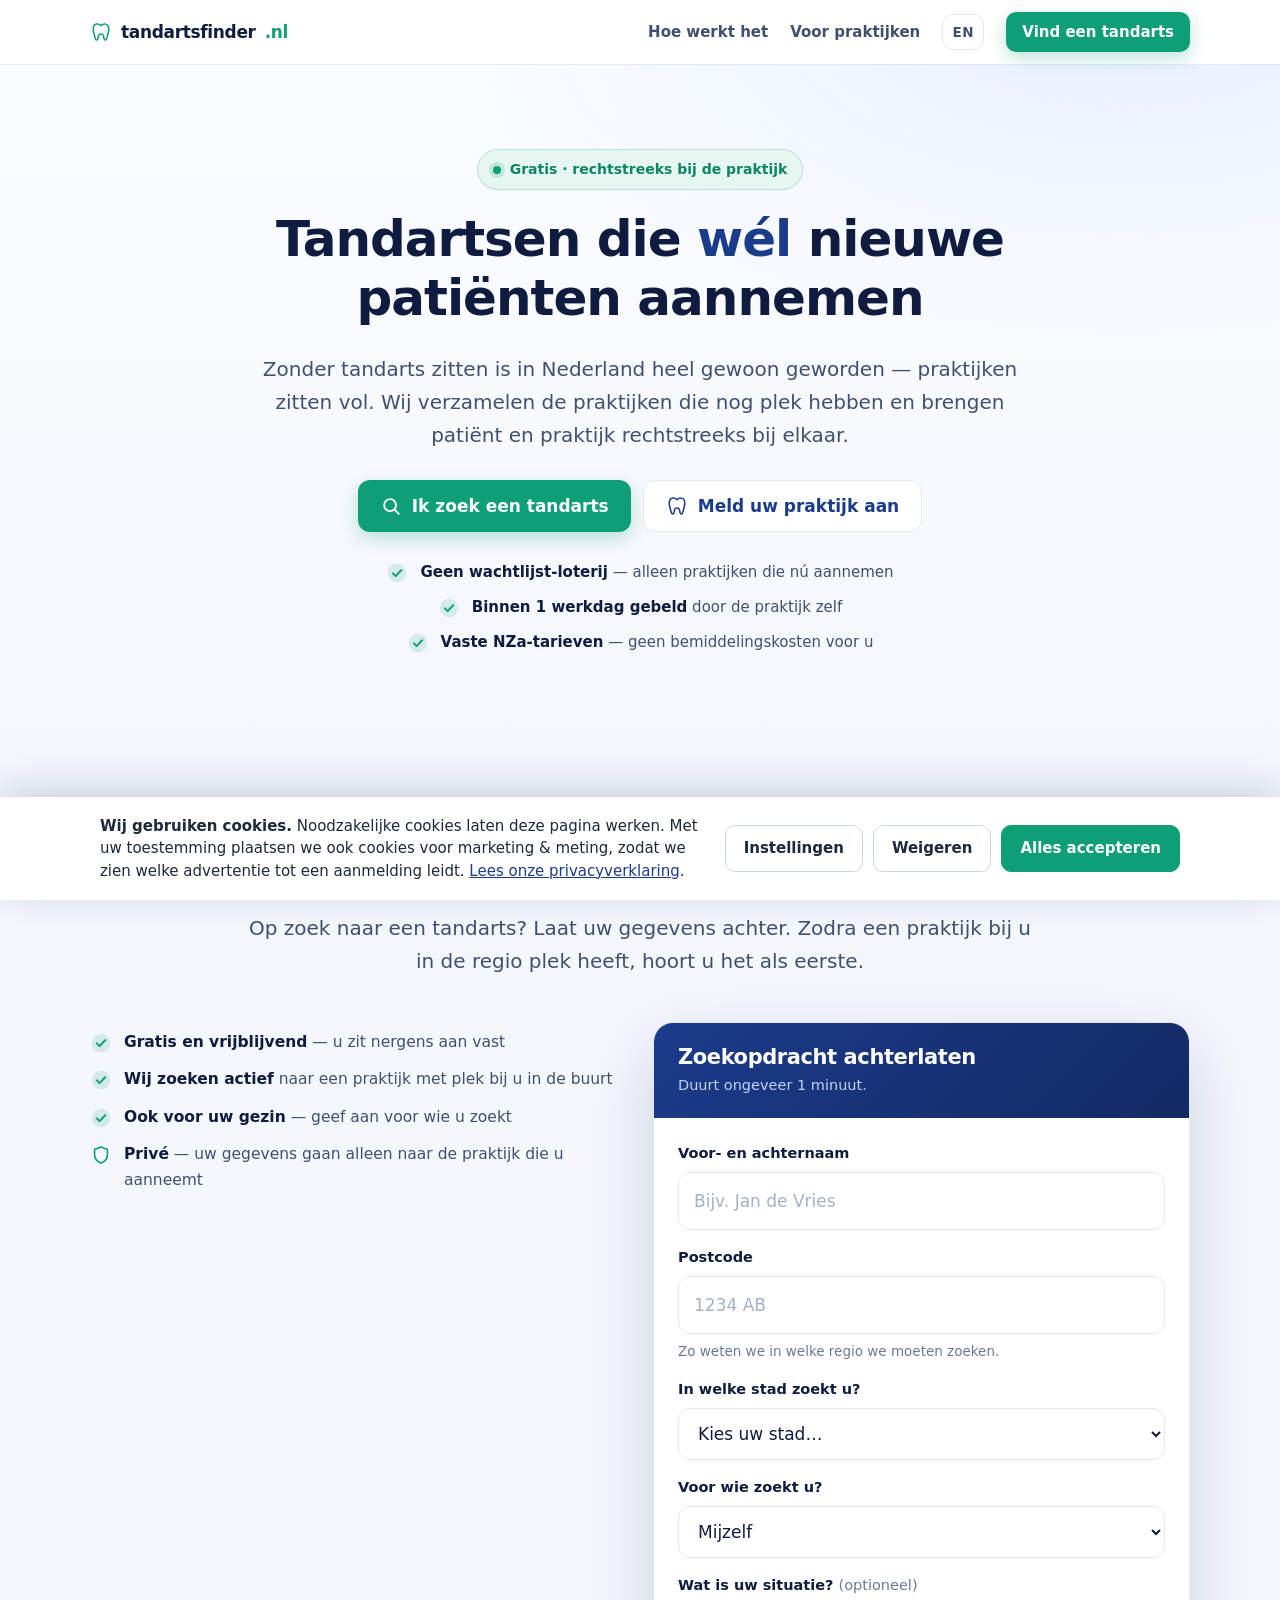
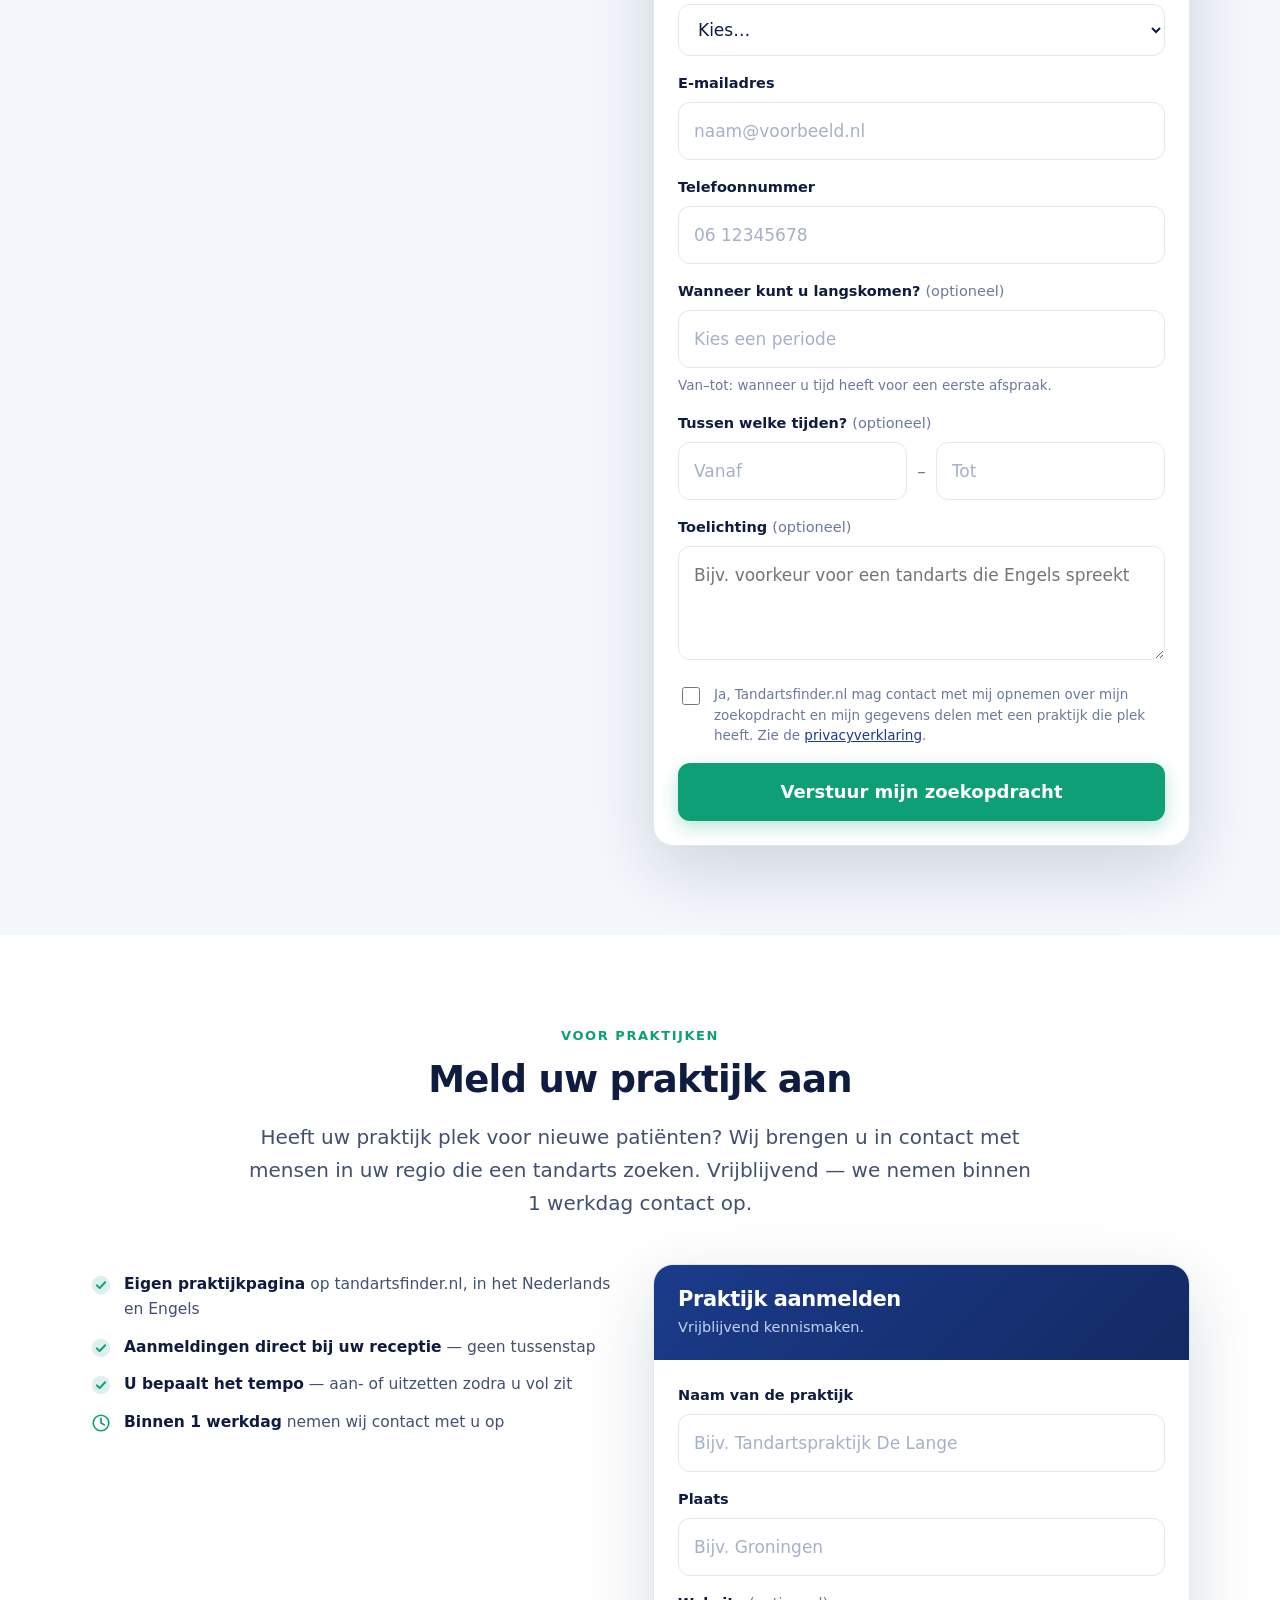
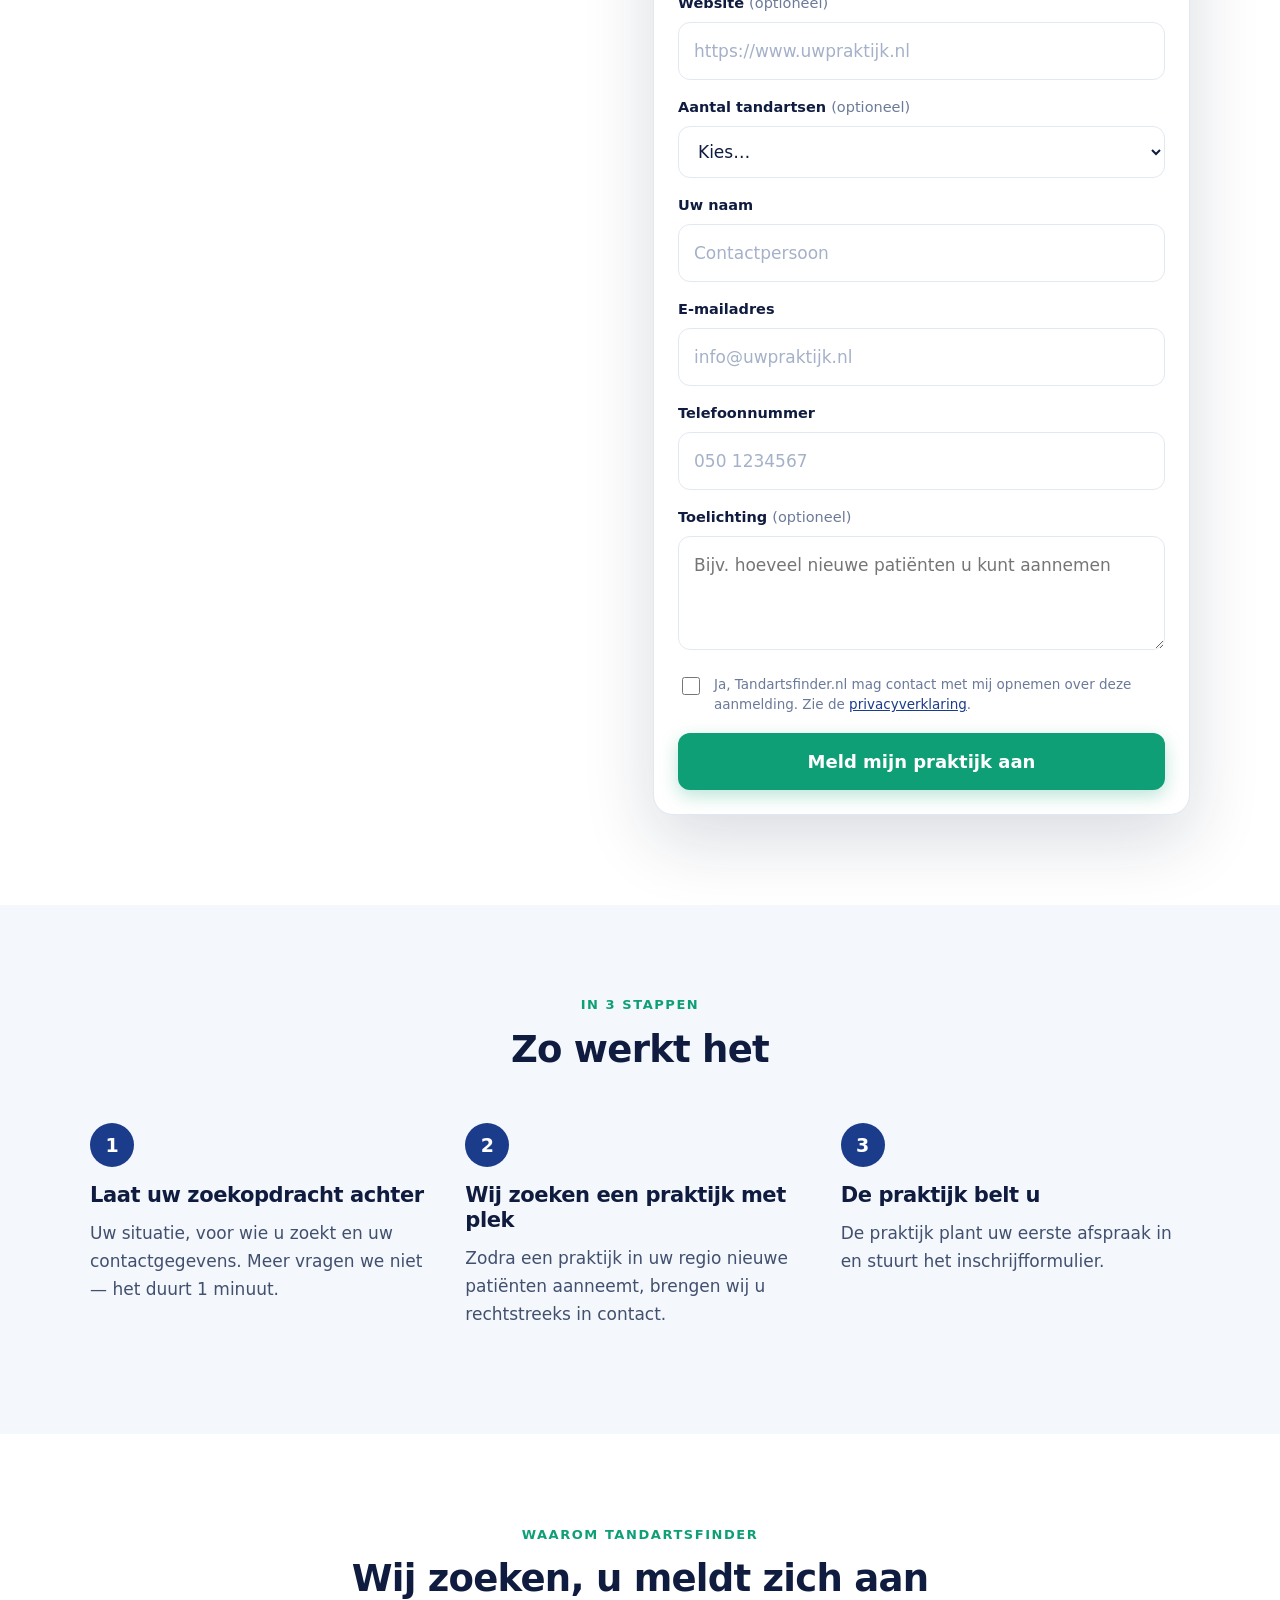
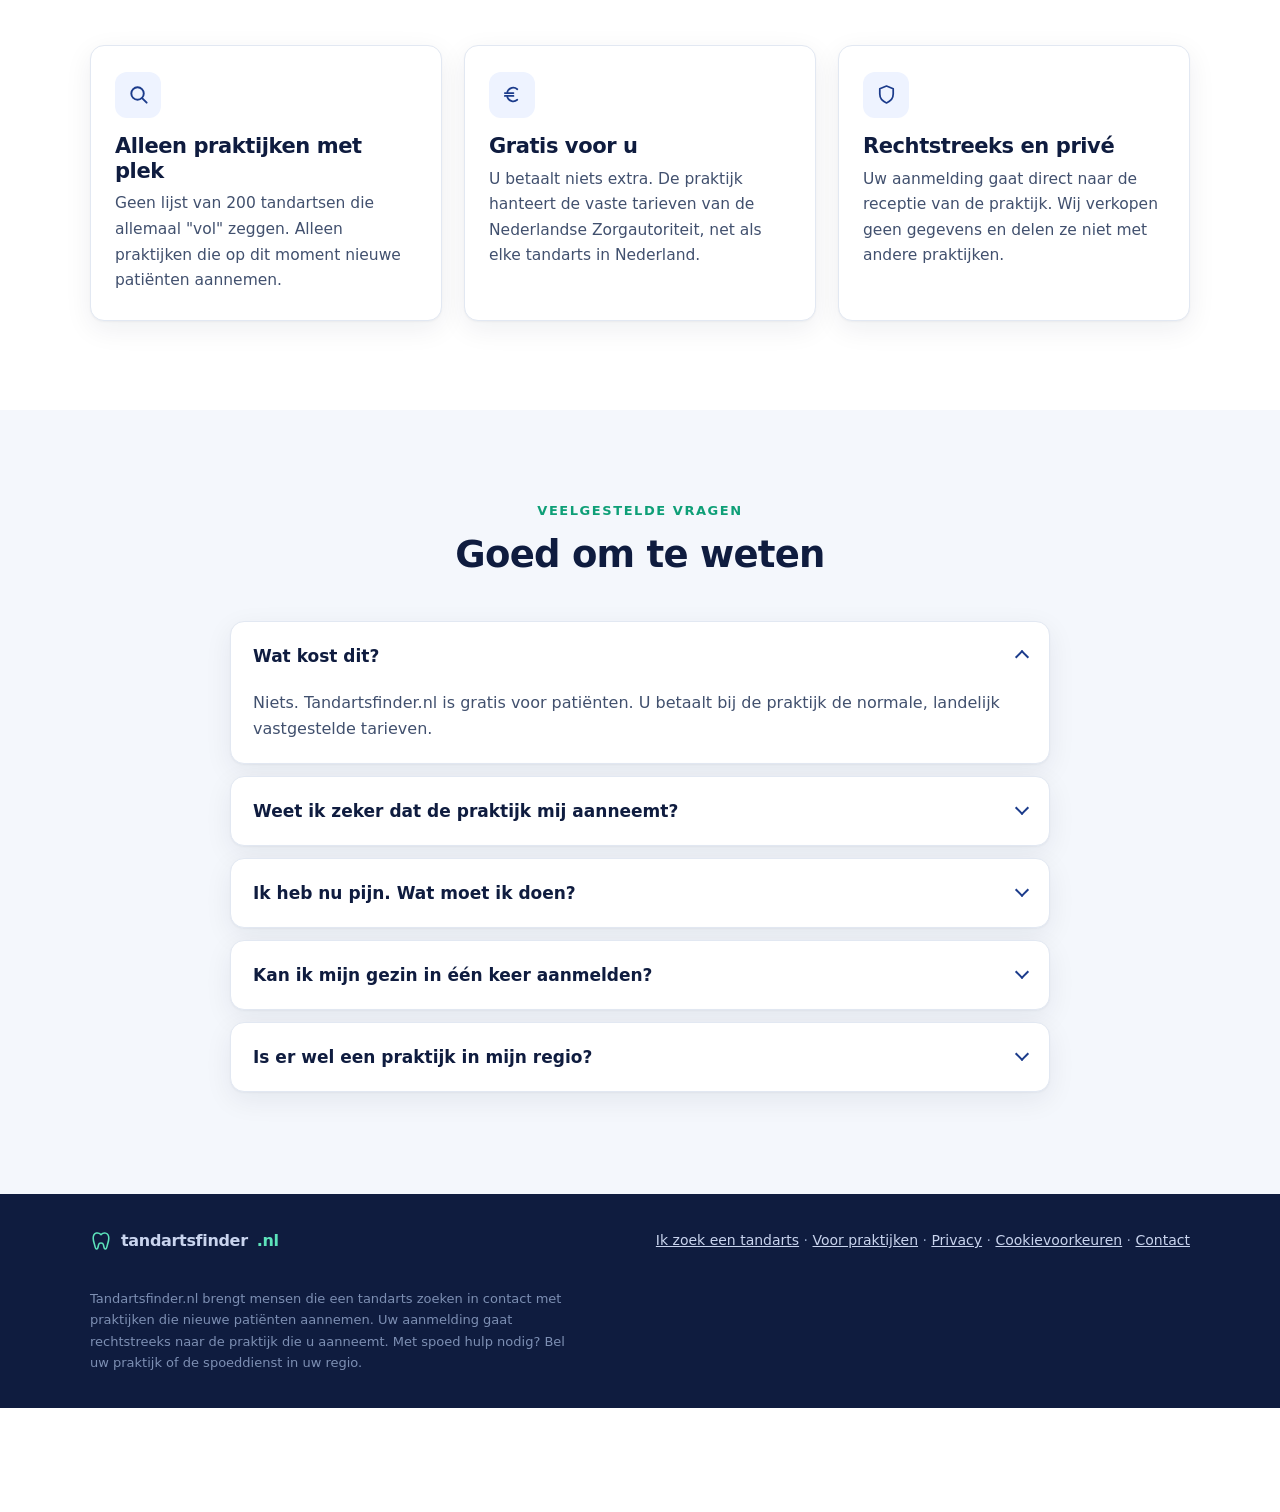
<file: index.html>
<!DOCTYPE html>
<html lang="nl">
<head>
<meta charset="utf-8">
<meta name="viewport" content="width=device-width, initial-scale=1">
<title>Tandartsfinder.nl — tandartsen die wél nieuwe patiënten aannemen</title>
<meta name="description" content="Vind een tandarts die nog nieuwe patiënten aanneemt. Laat uw zoekopdracht in één minuut achter — wij brengen u in contact met een praktijk met plek. Praktijk met plek? Meld u aan. Gratis, rechtstreeks.">
<link rel="canonical" href="https://tandartsfinder.nl/">
<link rel="alternate" hreflang="en" href="https://tandartsfinder.nl/en">
<link rel="icon" href="/assets/favicon.png">
<meta property="og:title" content="Tandartsfinder.nl — tandartsen die wél nieuwe patiënten aannemen">
<meta property="og:description" content="Laat uw zoekopdracht in één minuut achter — wij brengen u in contact met een praktijk met plek. Praktijk met plek? Meld u aan. Gratis en rechtstreeks.">
<meta property="og:image" content="https://tandartsfinder.nl/assets/behandeling.jpg">
<meta property="og:type" content="website">
<script src="/assets/consent.js?v=20261127b"></script>
<link rel="stylesheet" href="/assets/vendor/flatpickr.min.css?v=63354b3">
<link rel="stylesheet" href="/assets/style.css?v=63354b3">
<link rel="stylesheet" href="/assets/home.css?v=63354b3">
</head>
<body>

<svg width="0" height="0" style="position:absolute" aria-hidden="true">
  <symbol id="i-tooth" viewBox="0 0 24 24"><path d="M12 5C10.4 3.4 8.5 2.9 6.9 3.4 4.8 4.1 3.5 6.3 3.5 9c0 2.3.6 4 1.2 6 .5 1.9.8 3.9 1.5 5 .6 1 1.9.9 2.3-.3.4-1.1.6-2.5.9-3.8.2-1 .8-1.7 2.6-1.7s2.4.7 2.6 1.7c.3 1.3.5 2.7.9 3.8.4 1.2 1.7 1.3 2.3.3.7-1.1 1-3.1 1.5-5 .6-2 1.2-3.7 1.2-6 0-2.7-1.3-4.9-3.4-5.6-1.6-.5-3.5 0-5.1 1.6Z" fill="none" stroke="currentColor" stroke-width="1.7" stroke-linejoin="round"/></symbol>
  <symbol id="i-check" viewBox="0 0 24 24"><circle cx="12" cy="12" r="10" fill="currentColor" opacity=".14"/><path d="m7.5 12.4 3 3 6-6.4" fill="none" stroke="currentColor" stroke-width="2.2" stroke-linecap="round" stroke-linejoin="round"/></symbol>
  <symbol id="i-pin" viewBox="0 0 24 24"><path d="M12 21s-6.5-5.6-6.5-11a6.5 6.5 0 0 1 13 0c0 5.4-6.5 11-6.5 11Z" fill="none" stroke="currentColor" stroke-width="1.8" stroke-linejoin="round"/><circle cx="12" cy="10" r="2.4" fill="none" stroke="currentColor" stroke-width="1.8"/></symbol>
  <symbol id="i-search" viewBox="0 0 24 24"><circle cx="11" cy="11" r="6.5" fill="none" stroke="currentColor" stroke-width="2"/><path d="m16 16 4.5 4.5" stroke="currentColor" stroke-width="2" stroke-linecap="round"/></symbol>
  <symbol id="i-shield" viewBox="0 0 24 24"><path d="M12 3.2 19 6v5.6c0 4.2-2.8 7.5-7 9.2-4.2-1.7-7-5-7-9.2V6l7-2.8Z" fill="none" stroke="currentColor" stroke-width="1.8" stroke-linejoin="round"/></symbol>
  <symbol id="i-clock" viewBox="0 0 24 24"><circle cx="12" cy="12" r="8.5" fill="none" stroke="currentColor" stroke-width="1.8"/><path d="M12 7v5l3.5 2" fill="none" stroke="currentColor" stroke-width="1.8" stroke-linecap="round"/></symbol>
  <symbol id="i-euro" viewBox="0 0 24 24"><path d="M17 6.5A6.5 6.5 0 0 0 6.7 9M17 17.5A6.5 6.5 0 0 1 6.7 15M4 10.5h9M4 13.5h9" fill="none" stroke="currentColor" stroke-width="1.8" stroke-linecap="round"/></symbol>
</svg>

<header class="header home-header">
  <div class="wrap">
    <a class="brand" href="/"><svg class="icon"><use href="#i-tooth"/></svg>tandartsfinder<em>.nl</em></a>
    <nav class="nav">
      <a href="#hoe">Hoe werkt het</a>
      <a href="#praktijk-aanmelden">Voor praktijken</a>
      <a class="lang" href="/en" hreflang="en" title="Read this page in English">EN</a>
      <a class="btn btn-primary btn-small" href="#zoek">Vind een tandarts</a>
    </nav>
  </div>
</header>

<section class="hero home-hero">
  <div class="wrap">
    <div class="badge">Gratis · rechtstreeks bij de praktijk</div>
    <h1>Tandartsen die <mark>wél</mark> nieuwe patiënten aannemen</h1>
    <p class="hero-sub">Zonder tandarts zitten is in Nederland heel gewoon geworden — praktijken zitten vol. Wij verzamelen de praktijken die nog plek hebben en brengen patiënt en praktijk rechtstreeks bij elkaar.</p>
    <div class="hero-ctas">
      <a class="btn btn-primary" href="#zoek"><svg class="icon" width="18" height="18"><use href="#i-search"/></svg>Ik zoek een tandarts</a>
      <a class="btn btn-outline" href="#praktijk-aanmelden"><svg class="icon" width="18" height="18"><use href="#i-tooth"/></svg>Meld uw praktijk aan</a>
    </div>
    <ul class="checks hero-checks">
      <li><svg class="icon"><use href="#i-check"/></svg><span><b>Geen wachtlijst-loterij</b> — alleen praktijken die nú aannemen</span></li>
      <li><svg class="icon"><use href="#i-check"/></svg><span><b>Binnen 1 werkdag gebeld</b> door de praktijk zelf</span></li>
      <li><svg class="icon"><use href="#i-check"/></svg><span><b>Vaste NZa-tarieven</b> — geen bemiddelingskosten voor u</span></li>
    </ul>
  </div>
</section>


<section class="section section--tint lead" id="zoek">
  <div class="wrap">
    <div class="section-head"><span class="kicker">Voor patiënten</span><h2>Ik zoek een tandarts</h2>
      <p class="intro">Op zoek naar een tandarts? Laat uw gegevens achter. Zodra een praktijk bij u in de regio plek heeft, hoort u het als eerste.</p></div>
    <div class="cols2">
      <div>
        <ul class="checks">
          <li><svg class="icon"><use href="#i-check"/></svg><span><b>Gratis en vrijblijvend</b> — u zit nergens aan vast</span></li>
          <li><svg class="icon"><use href="#i-check"/></svg><span><b>Wij zoeken actief</b> naar een praktijk met plek bij u in de buurt</span></li>
          <li><svg class="icon"><use href="#i-check"/></svg><span><b>Ook voor uw gezin</b> — geef aan voor wie u zoekt</span></li>
          <li><svg class="icon"><use href="#i-shield"/></svg><span><b>Privé</b> — uw gegevens gaan alleen naar de praktijk die u aanneemt</span></li>
        </ul>
      </div>
      <form class="card leadform" id="form-patient" novalidate data-clarity-mask="true">
        <div class="card-head"><h2>Zoekopdracht achterlaten</h2><p>Duurt ongeveer 1 minuut.</p></div>
        <div class="card-body">
          <input type="hidden" name="type" value="patient">
          <input type="text" name="website" tabindex="-1" autocomplete="off" aria-hidden="true" style="position:absolute;left:-9999px">
          <div class="fields">
            <div class="field"><label for="p-naam">Voor- en achternaam</label><input type="text" id="p-naam" name="naam" autocomplete="name" placeholder="Bijv. Jan de Vries" required><span class="error">Vul uw naam in.</span></div>
            <div class="field"><label for="p-postcode">Postcode</label><input type="text" id="p-postcode" name="postcode" autocomplete="postal-code" placeholder="1234 AB" required><span class="hint">Zo weten we in welke regio we moeten zoeken.</span><span class="error">Vul een geldige Nederlandse postcode in.</span></div>
            <div class="field"><label for="p-plaats">In welke stad zoekt u?</label><select id="p-plaats" name="plaats" required><option value="">Kies uw stad…</option></select><span class="error">Kies uw stad.</span></div>
            <div class="field"><label for="p-voor_wie">Voor wie zoekt u?</label><select id="p-voor_wie" name="voor_wie" required><option value="mijzelf">Mijzelf</option><option value="gezin">Mijn gezin / partner</option><option value="anders">Iemand anders</option></select></div>
            <div class="field"><label for="p-situatie">Wat is uw situatie? <span class="opt">(optioneel)</span></label><select id="p-situatie" name="situatie"><option value="">Kies…</option><option value="geen_tandarts">Ik heb geen tandarts</option><option value="overstappen">Ik wil overstappen</option><option value="verhuisd">Ik ben verhuisd</option><option value="pijn">Ik heb pijn / spoed</option><option value="anders">Anders</option></select></div>
            <div class="field"><label for="p-email">E-mailadres</label><input type="email" id="p-email" name="email" autocomplete="email" placeholder="naam@voorbeeld.nl" required><span class="error">Vul een geldig e-mailadres in.</span></div>
            <div class="field"><label for="p-telefoon">Telefoonnummer</label><input type="tel" id="p-telefoon" name="telefoon" autocomplete="tel" placeholder="06 12345678" required><span class="error">Vul een geldig telefoonnummer in.</span></div>
            <div class="field"><label for="p-periode">Wanneer kunt u langskomen? <span class="opt">(optioneel)</span></label><input type="text" id="p-periode" placeholder="Kies een periode" autocomplete="off"><span class="hint">Van–tot: wanneer u tijd heeft voor een eerste afspraak.</span></div>
            <div class="field"><label for="p-tijd-van">Tussen welke tijden? <span class="opt">(optioneel)</span></label><div class="times"><input type="text" id="p-tijd-van" placeholder="Vanaf" autocomplete="off"><span>–</span><input type="text" id="p-tijd-tot" aria-label="Tot" placeholder="Tot" autocomplete="off"></div></div>
            <div class="field"><label for="p-toelichting">Toelichting <span class="opt">(optioneel)</span></label><textarea id="p-toelichting" name="toelichting" rows="3" placeholder="Bijv. voorkeur voor een tandarts die Engels spreekt"></textarea></div>
            <label class="consent field"><input type="checkbox" name="akkoord" value="ja" required><span>Ja, Tandartsfinder.nl mag contact met mij opnemen over mijn zoekopdracht en mijn gegevens delen met een praktijk die plek heeft. Zie de <a href="/privacy" target="_blank" rel="noopener">privacyverklaring</a>.<span class="error">U moet hiermee akkoord gaan.</span></span></label>
            <div class="formerror">Versturen is niet gelukt. Controleer uw verbinding en probeer het opnieuw.</div>
            <button type="submit" class="btn btn-primary btn-block">Verstuur mijn zoekopdracht</button>
          </div>
          <div class="done" hidden><div class="ok"><svg><use href="#i-check"/></svg></div><h3>Uw zoekopdracht is ontvangen</h3><p>Zodra een praktijk bij u in de buurt plek heeft, nemen wij contact met u op.</p></div>
        </div>
      </form>
    </div>
  </div>
</section>

<section class="section lead" id="praktijk-aanmelden">
  <div class="wrap">
    <div class="section-head"><span class="kicker">Voor praktijken</span><h2>Meld uw praktijk aan</h2>
      <p class="intro">Heeft uw praktijk plek voor nieuwe patiënten? Wij brengen u in contact met mensen in uw regio die een tandarts zoeken. Vrijblijvend — we nemen binnen 1 werkdag contact op.</p></div>
    <div class="cols2">
      <div>
        <ul class="checks">
          <li><svg class="icon"><use href="#i-check"/></svg><span><b>Eigen praktijkpagina</b> op tandartsfinder.nl, in het Nederlands en Engels</span></li>
          <li><svg class="icon"><use href="#i-check"/></svg><span><b>Aanmeldingen direct bij uw receptie</b> — geen tussenstap</span></li>
          <li><svg class="icon"><use href="#i-check"/></svg><span><b>U bepaalt het tempo</b> — aan- of uitzetten zodra u vol zit</span></li>
          <li><svg class="icon"><use href="#i-clock"/></svg><span><b>Binnen 1 werkdag</b> nemen wij contact met u op</span></li>
        </ul>
      </div>
      <form class="card leadform" id="form-clinic" novalidate data-clarity-mask="true">
        <div class="card-head"><h2>Praktijk aanmelden</h2><p>Vrijblijvend kennismaken.</p></div>
        <div class="card-body">
          <input type="hidden" name="type" value="clinic">
          <input type="text" name="website" tabindex="-1" autocomplete="off" aria-hidden="true" style="position:absolute;left:-9999px">
          <div class="fields">
            <div class="field"><label for="c-praktijknaam">Naam van de praktijk</label><input type="text" id="c-praktijknaam" name="praktijknaam" autocomplete="organization" placeholder="Bijv. Tandartspraktijk De Lange" required><span class="error">Vul de naam van de praktijk in.</span></div>
            <div class="field"><label for="c-plaats">Plaats</label><input type="text" id="c-plaats" name="plaats" autocomplete="address-level2" placeholder="Bijv. Groningen" required><span class="error">Vul de plaats in.</span></div>
            <div class="field"><label for="c-website">Website <span class="opt">(optioneel)</span></label><input type="url" id="c-website" name="praktijk_website" autocomplete="url" placeholder="https://www.uwpraktijk.nl"></div>
            <div class="field"><label for="c-aantal">Aantal tandartsen <span class="opt">(optioneel)</span></label><select id="c-aantal" name="aantal_tandartsen"><option value="">Kies…</option><option value="1">1</option><option value="2-3">2–3</option><option value="4-6">4–6</option><option value="7+">7 of meer</option></select></div>
            <div class="field"><label for="c-naam">Uw naam</label><input type="text" id="c-naam" name="naam" autocomplete="name" placeholder="Contactpersoon" required><span class="error">Vul uw naam in.</span></div>
            <div class="field"><label for="c-email">E-mailadres</label><input type="email" id="c-email" name="email" autocomplete="email" placeholder="info@uwpraktijk.nl" required><span class="error">Vul een geldig e-mailadres in.</span></div>
            <div class="field"><label for="c-telefoon">Telefoonnummer</label><input type="tel" id="c-telefoon" name="telefoon" autocomplete="tel" placeholder="050 1234567" required><span class="error">Vul een geldig telefoonnummer in.</span></div>
            <div class="field"><label for="c-toelichting">Toelichting <span class="opt">(optioneel)</span></label><textarea id="c-toelichting" name="toelichting" rows="3" placeholder="Bijv. hoeveel nieuwe patiënten u kunt aannemen"></textarea></div>
            <label class="consent field"><input type="checkbox" name="akkoord" value="ja" required><span>Ja, Tandartsfinder.nl mag contact met mij opnemen over deze aanmelding. Zie de <a href="/privacy" target="_blank" rel="noopener">privacyverklaring</a>.<span class="error">U moet hiermee akkoord gaan.</span></span></label>
            <div class="formerror">Versturen is niet gelukt. Controleer uw verbinding en probeer het opnieuw.</div>
            <button type="submit" class="btn btn-primary btn-block">Meld mijn praktijk aan</button>
          </div>
          <div class="done" hidden><div class="ok"><svg><use href="#i-check"/></svg></div><h3>Bedankt voor uw aanmelding</h3><p>We nemen <strong>binnen 1 werkdag</strong> contact met u op om kennis te maken.</p></div>
        </div>
      </form>
    </div>
  </div>
</section>

<section class="section section--tint" id="hoe">
  <div class="wrap">
    <div class="section-head"><span class="kicker">In 3 stappen</span><h2>Zo werkt het</h2></div>
    <div class="steps">
      <div><h3>Laat uw zoekopdracht achter</h3><p>Uw situatie, voor wie u zoekt en uw contactgegevens. Meer vragen we niet — het duurt 1 minuut.</p></div>
      <div><h3>Wij zoeken een praktijk met plek</h3><p>Zodra een praktijk in uw regio nieuwe patiënten aanneemt, brengen wij u rechtstreeks in contact.</p></div>
      <div><h3>De praktijk belt u</h3><p>De praktijk plant uw eerste afspraak in en stuurt het inschrijfformulier.</p></div>
    </div>
  </div>
</section>

<section class="section">
  <div class="wrap">
    <div class="section-head"><span class="kicker">Waarom Tandartsfinder</span><h2>Wij zoeken, u meldt zich aan</h2></div>
    <div class="cols3">
      <div class="feature"><div class="ic"><svg><use href="#i-search"/></svg></div><h3>Alleen praktijken met plek</h3><p>Geen lijst van 200 tandartsen die allemaal "vol" zeggen. Alleen praktijken die op dit moment nieuwe patiënten aannemen.</p></div>
      <div class="feature"><div class="ic"><svg><use href="#i-euro"/></svg></div><h3>Gratis voor u</h3><p>U betaalt niets extra. De praktijk hanteert de vaste tarieven van de Nederlandse Zorgautoriteit, net als elke tandarts in Nederland.</p></div>
      <div class="feature"><div class="ic"><svg><use href="#i-shield"/></svg></div><h3>Rechtstreeks en privé</h3><p>Uw aanmelding gaat direct naar de receptie van de praktijk. Wij verkopen geen gegevens en delen ze niet met andere praktijken.</p></div>
    </div>
  </div>
</section>

<section class="section section--tint">
  <div class="wrap">
    <div class="section-head"><span class="kicker">Veelgestelde vragen</span><h2>Goed om te weten</h2></div>
    <div class="faq">
      <details open><summary>Wat kost dit?</summary><div><p>Niets. Tandartsfinder.nl is gratis voor patiënten. U betaalt bij de praktijk de normale, landelijk vastgestelde tarieven.</p></div></details>
      <details><summary>Weet ik zeker dat de praktijk mij aanneemt?</summary><div><p>De praktijken waarmee wij werken hebben aangegeven ruimte te hebben voor nieuwe patiënten. Het aantal plekken is niet oneindig — hoe eerder u zich aanmeldt, hoe eerder u aan de beurt bent.</p></div></details>
      <details><summary>Ik heb nu pijn. Wat moet ik doen?</summary><div><p>Bij acute klachten wacht u niet op een aanmelding. Bel uw huidige praktijk als u die heeft, of de tandarts-spoeddienst in uw regio.</p></div></details>
      <details><summary>Kan ik mijn gezin in één keer aanmelden?</summary><div><p>Ja. In het formulier geeft u aan of u zich alleen, met partner of als gezin aanmeldt.</p></div></details>
      <details><summary>Is er wel een praktijk in mijn regio?</summary><div><p>We sluiten steeds meer praktijken aan. <a href="#zoek">Laat uw gegevens achter</a> — zodra er een praktijk met plek in uw buurt is, hoort u het. Kent u een praktijk die plek heeft? Wijs ze op <a href="#praktijk-aanmelden">het aanmeldformulier voor praktijken</a>.</p></div></details>
    </div>
  </div>
</section>

<footer class="footer">
  <div class="wrap">
    <a class="brand" href="/"><svg class="icon"><use href="#i-tooth"/></svg>tandartsfinder<em>.nl</em></a>
    <div><a href="#zoek">Ik zoek een tandarts</a> · <a href="#praktijk-aanmelden">Voor praktijken</a> · <a href="/privacy">Privacy</a> · <a href="#" data-cookies>Cookievoorkeuren</a> · <a href="mailto:info@tandvacature.nl">Contact</a></div>
    <p>Tandartsfinder.nl brengt mensen die een tandarts zoeken in contact met praktijken die nieuwe patiënten aannemen. Uw aanmelding gaat rechtstreeks naar de praktijk die u aanneemt. Met spoed hulp nodig? Bel uw praktijk of de spoeddienst in uw regio.</p>
  </div>
</footer>

<script src="/assets/cities.js?v=63354b3"></script>
<script src="/assets/vendor/flatpickr.min.js?v=63354b3"></script>
<script src="/assets/vendor/flatpickr-nl.js?v=63354b3"></script>
<script src="/assets/home.js?v=20261127"></script>
</body>
</html>
</file>
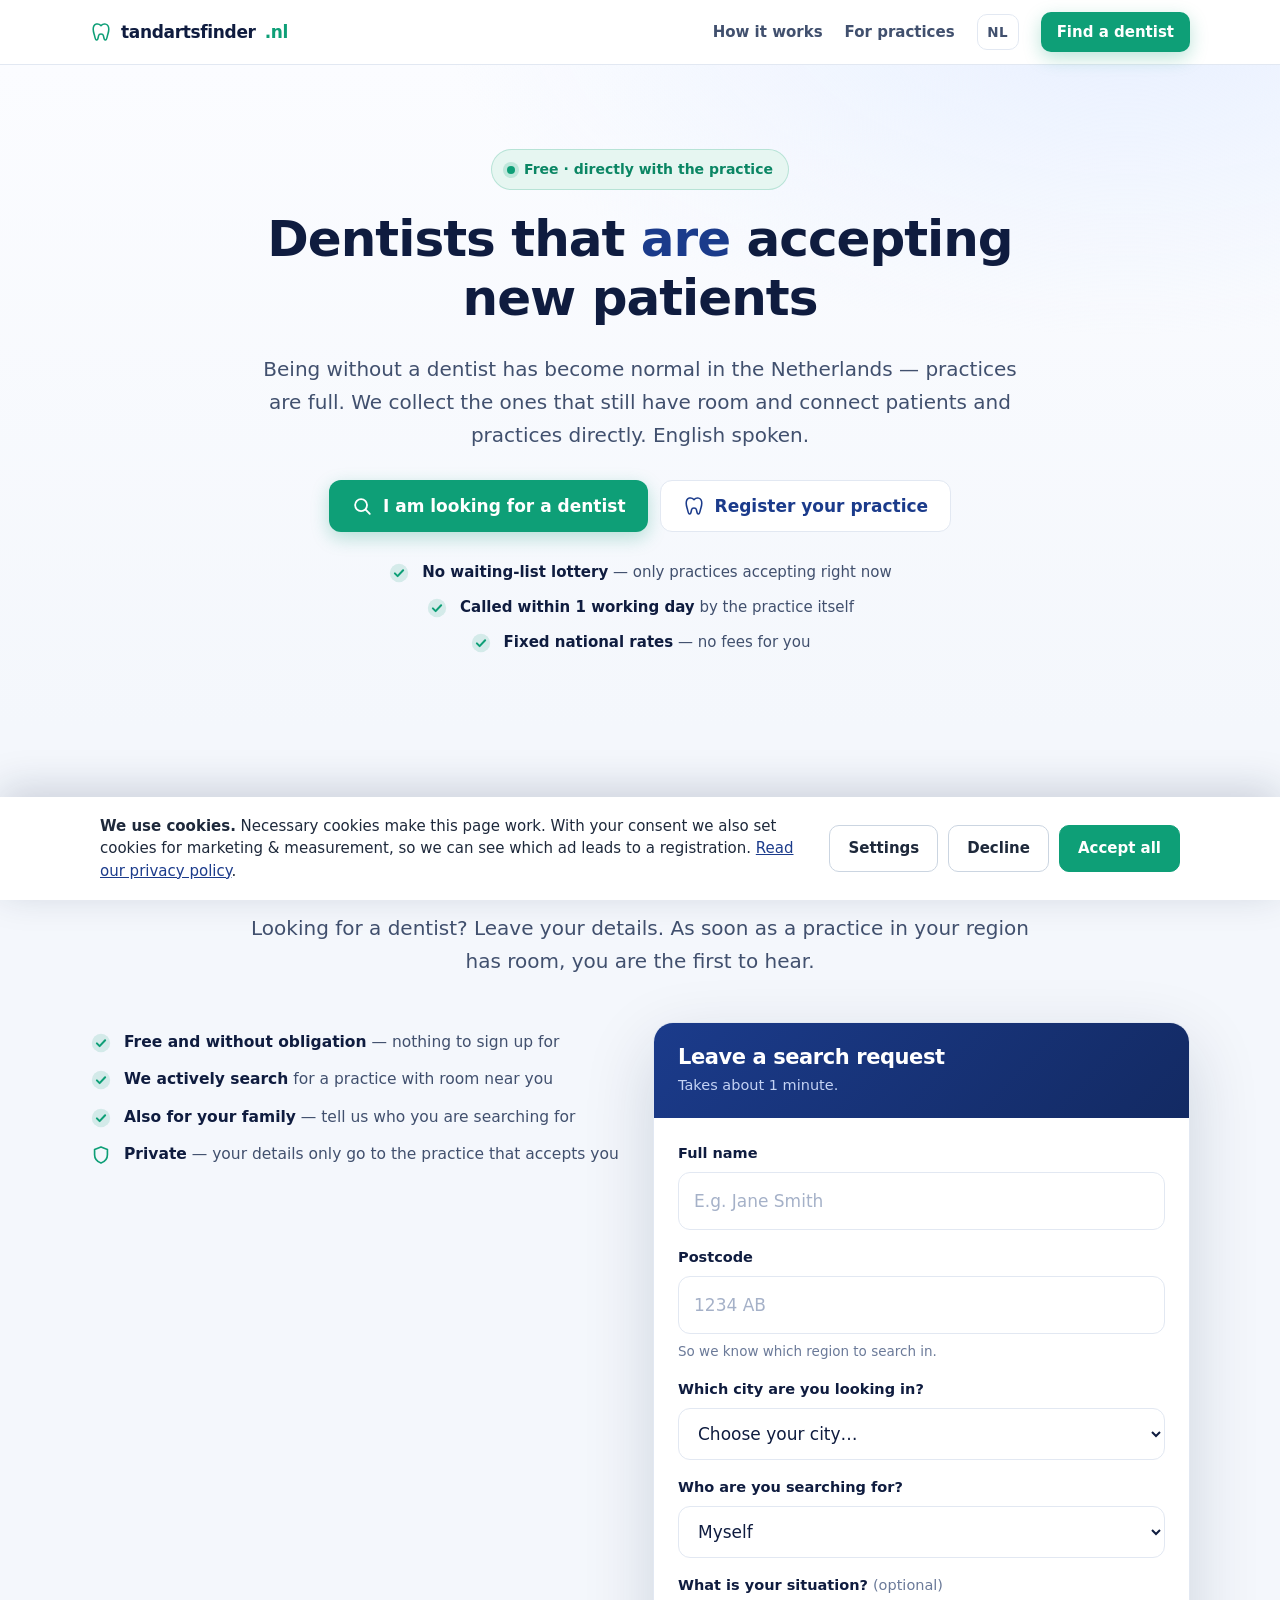
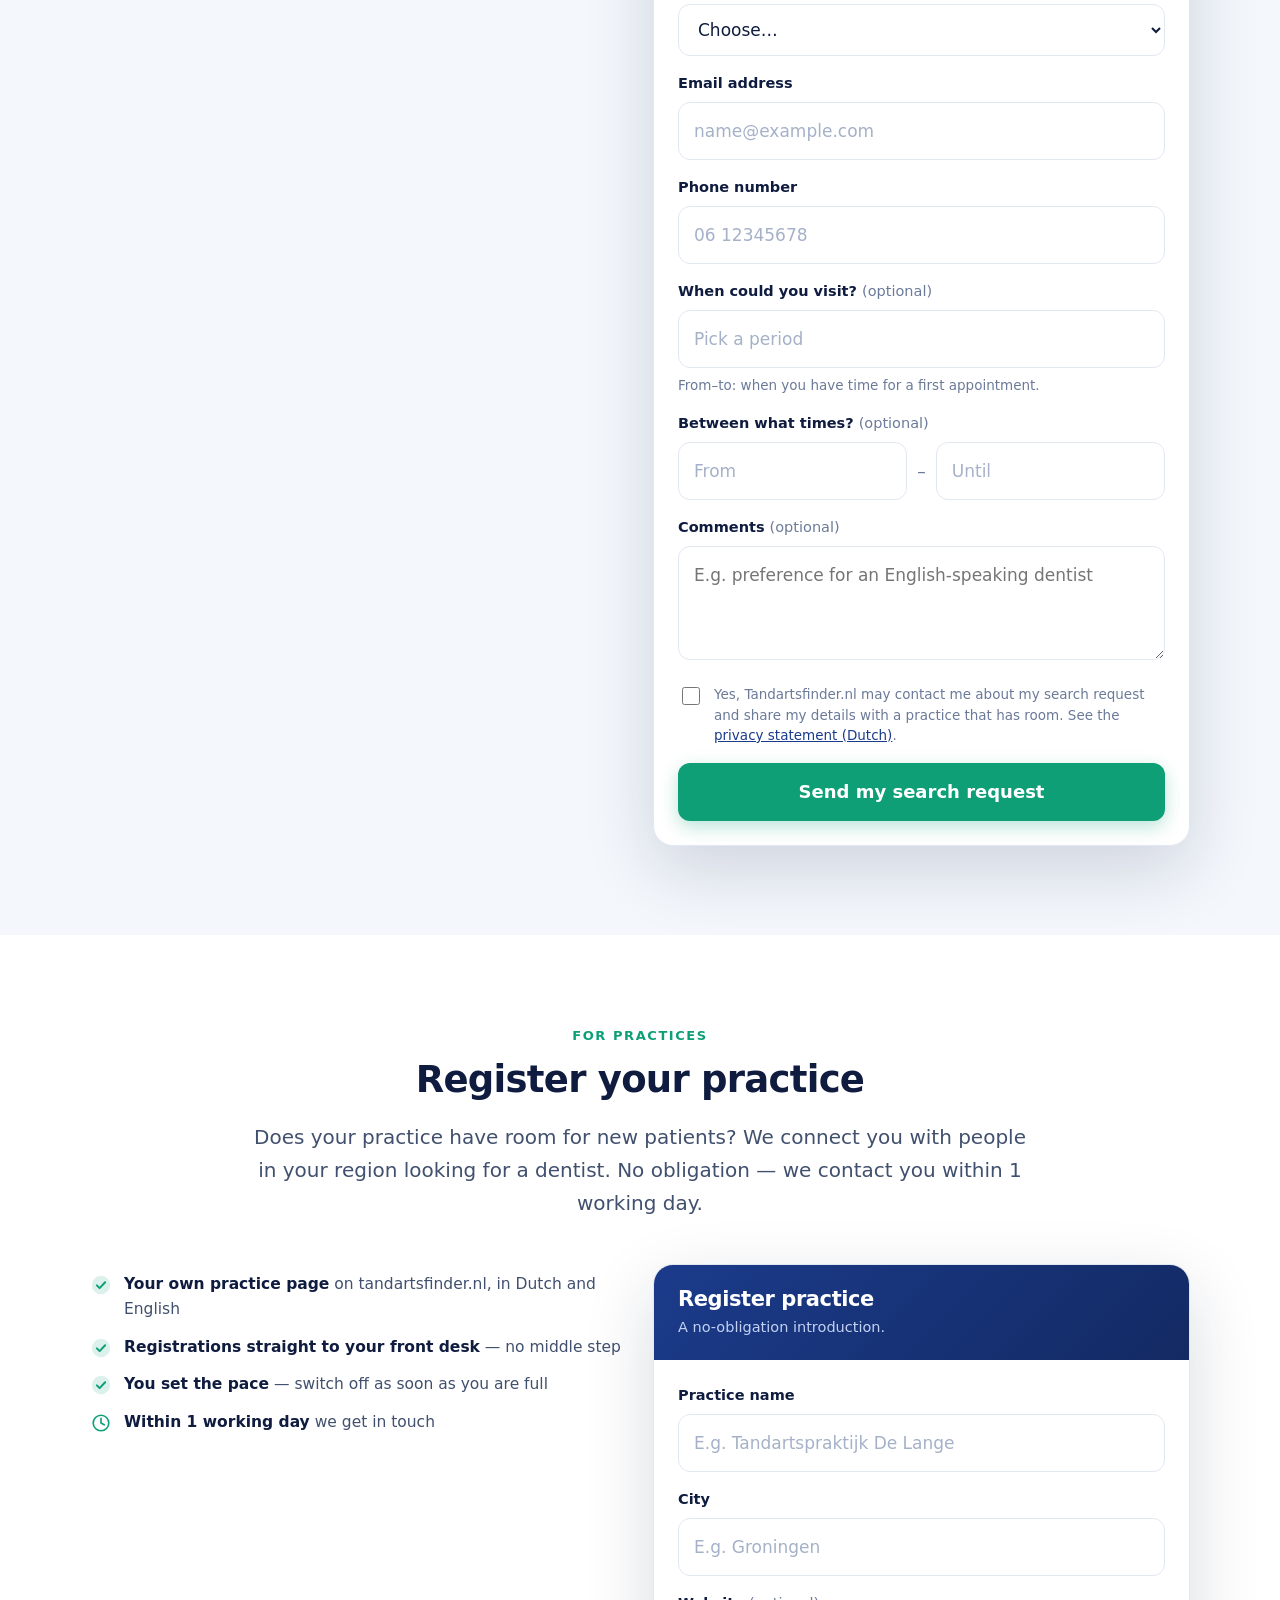
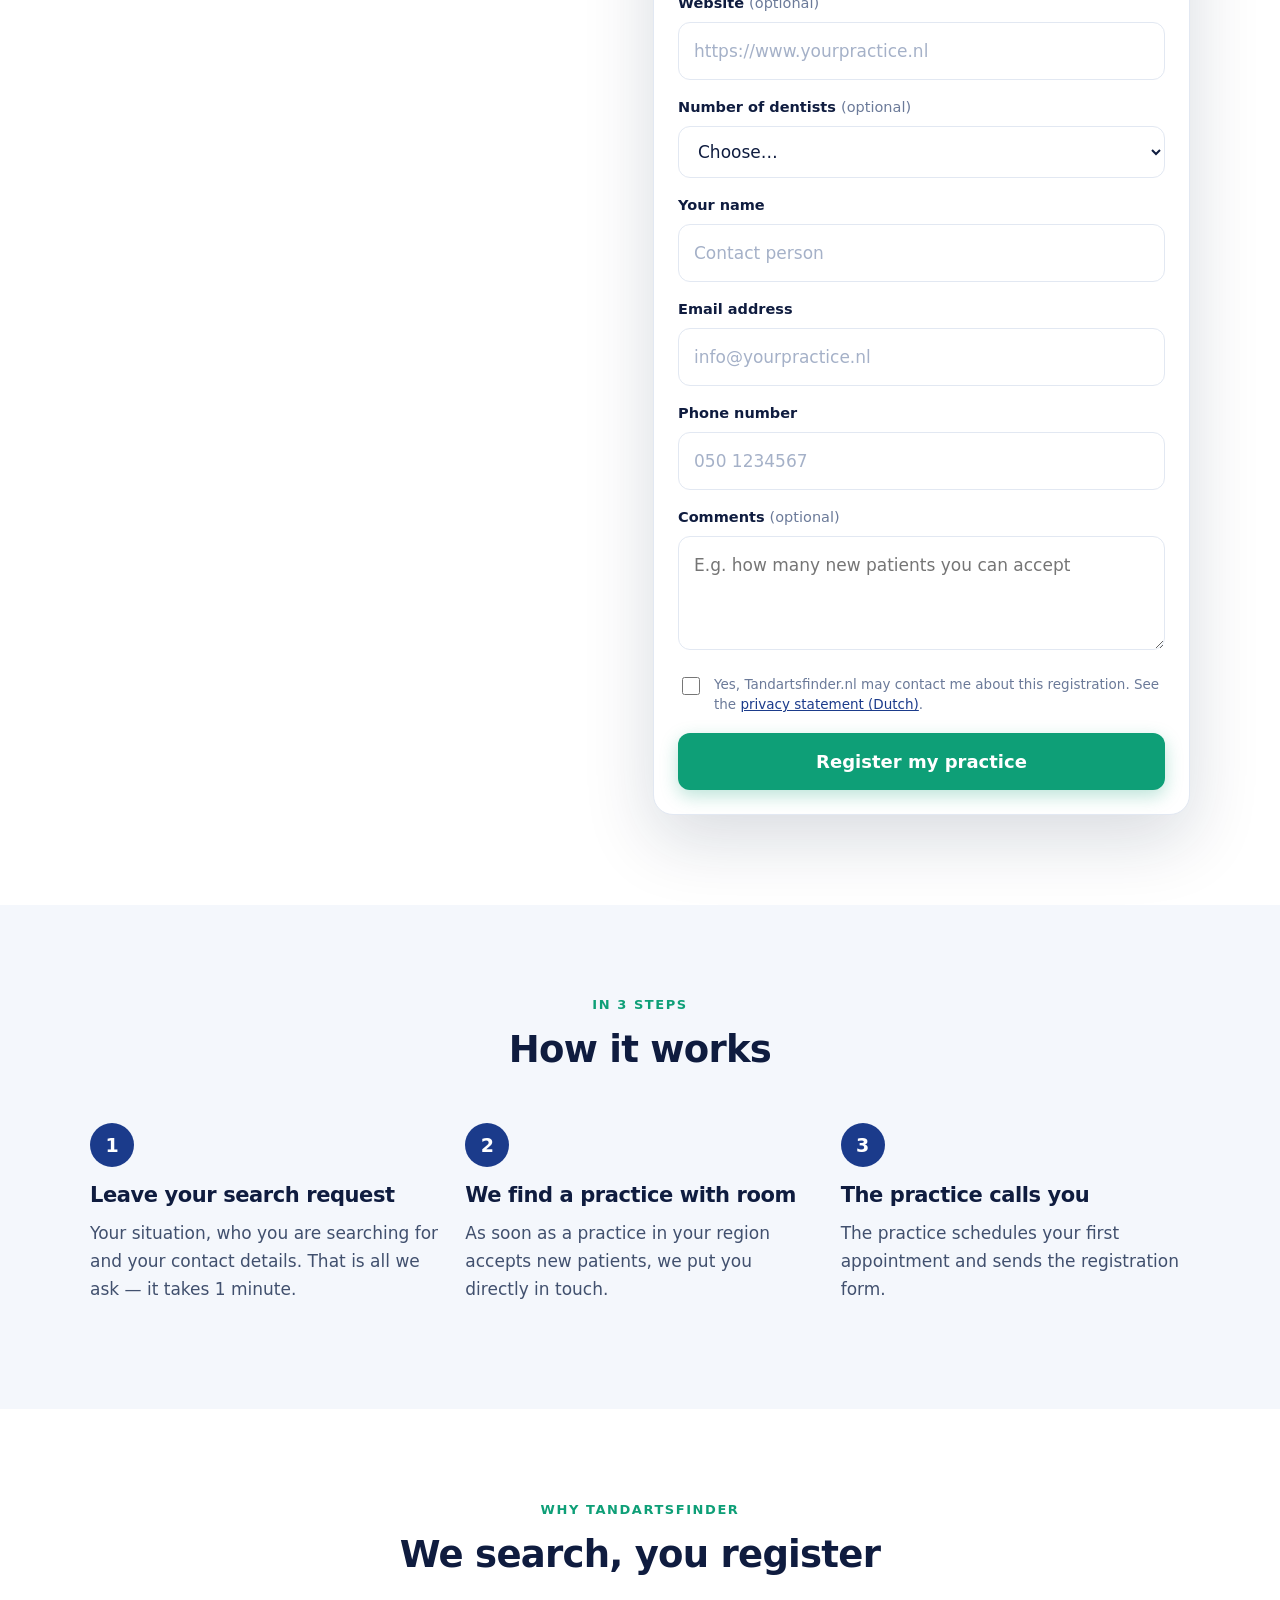
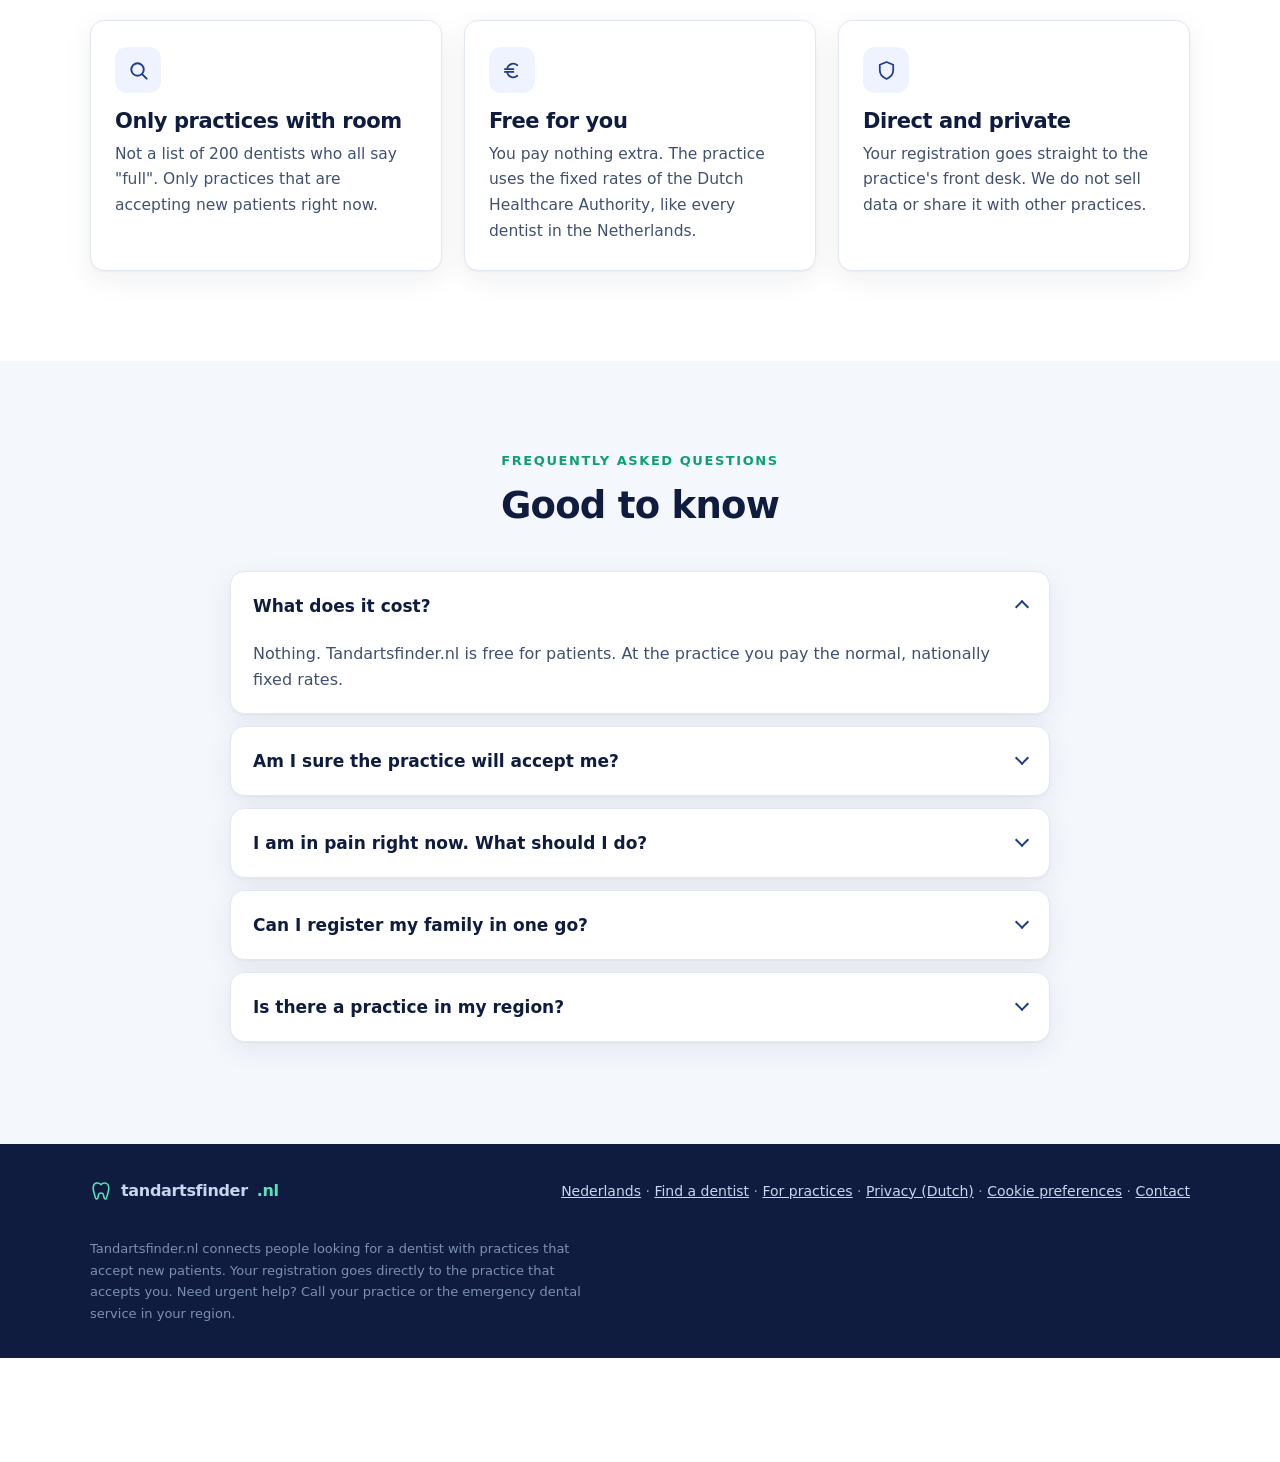
<file: en/index.html>
<!DOCTYPE html>
<html lang="en">
<head>
<meta charset="utf-8">
<meta name="viewport" content="width=device-width, initial-scale=1">
<title>Tandartsfinder.nl — dentists that are accepting new patients</title>
<meta name="description" content="Find a dentist in the Netherlands that is still accepting new patients. Leave your search request in one minute — we connect you with a practice that has room. Practice with room? Register. Free, direct.">
<link rel="canonical" href="https://tandartsfinder.nl/en">
<link rel="alternate" hreflang="nl" href="https://tandartsfinder.nl/">
<link rel="icon" href="/assets/favicon.png">
<meta property="og:title" content="Tandartsfinder.nl — dentists that are accepting new patients">
<meta property="og:description" content="Leave your search request in one minute — we connect you with a practice that has room. Practice with room? Register. Free and direct.">
<meta property="og:image" content="https://tandartsfinder.nl/assets/behandeling.jpg">
<meta property="og:type" content="website">
<script src="/assets/consent.js?v=20261127b"></script>
<link rel="stylesheet" href="/assets/vendor/flatpickr.min.css?v=63354b3">
<link rel="stylesheet" href="/assets/style.css?v=63354b3">
<link rel="stylesheet" href="/assets/home.css?v=63354b3">
</head>
<body>

<svg width="0" height="0" style="position:absolute" aria-hidden="true">
  <symbol id="i-tooth" viewBox="0 0 24 24"><path d="M12 5C10.4 3.4 8.5 2.9 6.9 3.4 4.8 4.1 3.5 6.3 3.5 9c0 2.3.6 4 1.2 6 .5 1.9.8 3.9 1.5 5 .6 1 1.9.9 2.3-.3.4-1.1.6-2.5.9-3.8.2-1 .8-1.7 2.6-1.7s2.4.7 2.6 1.7c.3 1.3.5 2.7.9 3.8.4 1.2 1.7 1.3 2.3.3.7-1.1 1-3.1 1.5-5 .6-2 1.2-3.7 1.2-6 0-2.7-1.3-4.9-3.4-5.6-1.6-.5-3.5 0-5.1 1.6Z" fill="none" stroke="currentColor" stroke-width="1.7" stroke-linejoin="round"/></symbol>
  <symbol id="i-check" viewBox="0 0 24 24"><circle cx="12" cy="12" r="10" fill="currentColor" opacity=".14"/><path d="m7.5 12.4 3 3 6-6.4" fill="none" stroke="currentColor" stroke-width="2.2" stroke-linecap="round" stroke-linejoin="round"/></symbol>
  <symbol id="i-pin" viewBox="0 0 24 24"><path d="M12 21s-6.5-5.6-6.5-11a6.5 6.5 0 0 1 13 0c0 5.4-6.5 11-6.5 11Z" fill="none" stroke="currentColor" stroke-width="1.8" stroke-linejoin="round"/><circle cx="12" cy="10" r="2.4" fill="none" stroke="currentColor" stroke-width="1.8"/></symbol>
  <symbol id="i-search" viewBox="0 0 24 24"><circle cx="11" cy="11" r="6.5" fill="none" stroke="currentColor" stroke-width="2"/><path d="m16 16 4.5 4.5" stroke="currentColor" stroke-width="2" stroke-linecap="round"/></symbol>
  <symbol id="i-shield" viewBox="0 0 24 24"><path d="M12 3.2 19 6v5.6c0 4.2-2.8 7.5-7 9.2-4.2-1.7-7-5-7-9.2V6l7-2.8Z" fill="none" stroke="currentColor" stroke-width="1.8" stroke-linejoin="round"/></symbol>
  <symbol id="i-clock" viewBox="0 0 24 24"><circle cx="12" cy="12" r="8.5" fill="none" stroke="currentColor" stroke-width="1.8"/><path d="M12 7v5l3.5 2" fill="none" stroke="currentColor" stroke-width="1.8" stroke-linecap="round"/></symbol>
  <symbol id="i-euro" viewBox="0 0 24 24"><path d="M17 6.5A6.5 6.5 0 0 0 6.7 9M17 17.5A6.5 6.5 0 0 1 6.7 15M4 10.5h9M4 13.5h9" fill="none" stroke="currentColor" stroke-width="1.8" stroke-linecap="round"/></symbol>
</svg>

<header class="header home-header">
  <div class="wrap">
    <a class="brand" href="/"><svg class="icon"><use href="#i-tooth"/></svg>tandartsfinder<em>.nl</em></a>
    <nav class="nav">
      <a href="#hoe">How it works</a>
      <a href="#praktijk-aanmelden">For practices</a>
      <a class="lang" href="/" hreflang="nl" title="Lees deze pagina in het Nederlands">NL</a>
      <a class="btn btn-primary btn-small" href="#zoek">Find a dentist</a>
    </nav>
  </div>
</header>

<section class="hero home-hero">
  <div class="wrap">
    <div class="badge">Free · directly with the practice</div>
    <h1>Dentists that <mark>are</mark> accepting new patients</h1>
    <p class="hero-sub">Being without a dentist has become normal in the Netherlands — practices are full. We collect the ones that still have room and connect patients and practices directly. English spoken.</p>
    <div class="hero-ctas">
      <a class="btn btn-primary" href="#zoek"><svg class="icon" width="18" height="18"><use href="#i-search"/></svg>I am looking for a dentist</a>
      <a class="btn btn-outline" href="#praktijk-aanmelden"><svg class="icon" width="18" height="18"><use href="#i-tooth"/></svg>Register your practice</a>
    </div>
    <ul class="checks hero-checks">
      <li><svg class="icon"><use href="#i-check"/></svg><span><b>No waiting-list lottery</b> — only practices accepting right now</span></li>
      <li><svg class="icon"><use href="#i-check"/></svg><span><b>Called within 1 working day</b> by the practice itself</span></li>
      <li><svg class="icon"><use href="#i-check"/></svg><span><b>Fixed national rates</b> — no fees for you</span></li>
    </ul>
  </div>
</section>


<section class="section section--tint lead" id="zoek">
  <div class="wrap">
    <div class="section-head"><span class="kicker">For patients</span><h2>I am looking for a dentist</h2>
      <p class="intro">Looking for a dentist? Leave your details. As soon as a practice in your region has room, you are the first to hear.</p></div>
    <div class="cols2">
      <div>
        <ul class="checks">
          <li><svg class="icon"><use href="#i-check"/></svg><span><b>Free and without obligation</b> — nothing to sign up for</span></li>
          <li><svg class="icon"><use href="#i-check"/></svg><span><b>We actively search</b> for a practice with room near you</span></li>
          <li><svg class="icon"><use href="#i-check"/></svg><span><b>Also for your family</b> — tell us who you are searching for</span></li>
          <li><svg class="icon"><use href="#i-shield"/></svg><span><b>Private</b> — your details only go to the practice that accepts you</span></li>
        </ul>
      </div>
      <form class="card leadform" id="form-patient" novalidate data-clarity-mask="true">
        <div class="card-head"><h2>Leave a search request</h2><p>Takes about 1 minute.</p></div>
        <div class="card-body">
          <input type="hidden" name="type" value="patient">
          <input type="text" name="website" tabindex="-1" autocomplete="off" aria-hidden="true" style="position:absolute;left:-9999px">
          <div class="fields">
            <div class="field"><label for="p-naam">Full name</label><input type="text" id="p-naam" name="naam" autocomplete="name" placeholder="E.g. Jane Smith" required><span class="error">Please enter your name.</span></div>
            <div class="field"><label for="p-postcode">Postcode</label><input type="text" id="p-postcode" name="postcode" autocomplete="postal-code" placeholder="1234 AB" required><span class="hint">So we know which region to search in.</span><span class="error">Please enter a valid Dutch postcode.</span></div>
            <div class="field"><label for="p-plaats">Which city are you looking in?</label><select id="p-plaats" name="plaats" required><option value="">Choose your city…</option></select><span class="error">Please choose your city.</span></div>
            <div class="field"><label for="p-voor_wie">Who are you searching for?</label><select id="p-voor_wie" name="voor_wie" required><option value="mijzelf">Myself</option><option value="gezin">My family / partner</option><option value="anders">Someone else</option></select></div>
            <div class="field"><label for="p-situatie">What is your situation? <span class="opt">(optional)</span></label><select id="p-situatie" name="situatie"><option value="">Choose…</option><option value="geen_tandarts">I have no dentist</option><option value="overstappen">I want to switch</option><option value="verhuisd">I have moved</option><option value="pijn">I am in pain / urgent</option><option value="anders">Other</option></select></div>
            <div class="field"><label for="p-email">Email address</label><input type="email" id="p-email" name="email" autocomplete="email" placeholder="name@example.com" required><span class="error">Please enter a valid email address.</span></div>
            <div class="field"><label for="p-telefoon">Phone number</label><input type="tel" id="p-telefoon" name="telefoon" autocomplete="tel" placeholder="06 12345678" required><span class="error">Please enter a valid phone number.</span></div>
            <div class="field"><label for="p-periode">When could you visit? <span class="opt">(optional)</span></label><input type="text" id="p-periode" placeholder="Pick a period" autocomplete="off"><span class="hint">From–to: when you have time for a first appointment.</span></div>
            <div class="field"><label for="p-tijd-van">Between what times? <span class="opt">(optional)</span></label><div class="times"><input type="text" id="p-tijd-van" placeholder="From" autocomplete="off"><span>–</span><input type="text" id="p-tijd-tot" aria-label="Until" placeholder="Until" autocomplete="off"></div></div>
            <div class="field"><label for="p-toelichting">Comments <span class="opt">(optional)</span></label><textarea id="p-toelichting" name="toelichting" rows="3" placeholder="E.g. preference for an English-speaking dentist"></textarea></div>
            <label class="consent field"><input type="checkbox" name="akkoord" value="ja" required><span>Yes, Tandartsfinder.nl may contact me about my search request and share my details with a practice that has room. See the <a href="/privacy" target="_blank" rel="noopener">privacy statement (Dutch)</a>.<span class="error">You need to agree to continue.</span></span></label>
            <div class="formerror">Sending failed. Check your connection and try again.</div>
            <button type="submit" class="btn btn-primary btn-block">Send my search request</button>
          </div>
          <div class="done" hidden><div class="ok"><svg><use href="#i-check"/></svg></div><h3>We received your request</h3><p>As soon as a practice near you has room, we will contact you.</p></div>
        </div>
      </form>
    </div>
  </div>
</section>

<section class="section lead" id="praktijk-aanmelden">
  <div class="wrap">
    <div class="section-head"><span class="kicker">For practices</span><h2>Register your practice</h2>
      <p class="intro">Does your practice have room for new patients? We connect you with people in your region looking for a dentist. No obligation — we contact you within 1 working day.</p></div>
    <div class="cols2">
      <div>
        <ul class="checks">
          <li><svg class="icon"><use href="#i-check"/></svg><span><b>Your own practice page</b> on tandartsfinder.nl, in Dutch and English</span></li>
          <li><svg class="icon"><use href="#i-check"/></svg><span><b>Registrations straight to your front desk</b> — no middle step</span></li>
          <li><svg class="icon"><use href="#i-check"/></svg><span><b>You set the pace</b> — switch off as soon as you are full</span></li>
          <li><svg class="icon"><use href="#i-clock"/></svg><span><b>Within 1 working day</b> we get in touch</span></li>
        </ul>
      </div>
      <form class="card leadform" id="form-clinic" novalidate data-clarity-mask="true">
        <div class="card-head"><h2>Register practice</h2><p>A no-obligation introduction.</p></div>
        <div class="card-body">
          <input type="hidden" name="type" value="clinic">
          <input type="text" name="website" tabindex="-1" autocomplete="off" aria-hidden="true" style="position:absolute;left:-9999px">
          <div class="fields">
            <div class="field"><label for="c-praktijknaam">Practice name</label><input type="text" id="c-praktijknaam" name="praktijknaam" autocomplete="organization" placeholder="E.g. Tandartspraktijk De Lange" required><span class="error">Please enter the practice name.</span></div>
            <div class="field"><label for="c-plaats">City</label><input type="text" id="c-plaats" name="plaats" autocomplete="address-level2" placeholder="E.g. Groningen" required><span class="error">Please enter the city.</span></div>
            <div class="field"><label for="c-website">Website <span class="opt">(optional)</span></label><input type="url" id="c-website" name="praktijk_website" autocomplete="url" placeholder="https://www.yourpractice.nl"></div>
            <div class="field"><label for="c-aantal">Number of dentists <span class="opt">(optional)</span></label><select id="c-aantal" name="aantal_tandartsen"><option value="">Choose…</option><option value="1">1</option><option value="2-3">2–3</option><option value="4-6">4–6</option><option value="7+">7 or more</option></select></div>
            <div class="field"><label for="c-naam">Your name</label><input type="text" id="c-naam" name="naam" autocomplete="name" placeholder="Contact person" required><span class="error">Please enter your name.</span></div>
            <div class="field"><label for="c-email">Email address</label><input type="email" id="c-email" name="email" autocomplete="email" placeholder="info@yourpractice.nl" required><span class="error">Please enter a valid email address.</span></div>
            <div class="field"><label for="c-telefoon">Phone number</label><input type="tel" id="c-telefoon" name="telefoon" autocomplete="tel" placeholder="050 1234567" required><span class="error">Please enter a valid phone number.</span></div>
            <div class="field"><label for="c-toelichting">Comments <span class="opt">(optional)</span></label><textarea id="c-toelichting" name="toelichting" rows="3" placeholder="E.g. how many new patients you can accept"></textarea></div>
            <label class="consent field"><input type="checkbox" name="akkoord" value="ja" required><span>Yes, Tandartsfinder.nl may contact me about this registration. See the <a href="/privacy" target="_blank" rel="noopener">privacy statement (Dutch)</a>.<span class="error">You need to agree to continue.</span></span></label>
            <div class="formerror">Sending failed. Check your connection and try again.</div>
            <button type="submit" class="btn btn-primary btn-block">Register my practice</button>
          </div>
          <div class="done" hidden><div class="ok"><svg><use href="#i-check"/></svg></div><h3>Thank you for registering</h3><p>We will contact you <strong>within 1 working day</strong> to get acquainted.</p></div>
        </div>
      </form>
    </div>
  </div>
</section>

<section class="section section--tint" id="hoe">
  <div class="wrap">
    <div class="section-head"><span class="kicker">In 3 steps</span><h2>How it works</h2></div>
    <div class="steps">
      <div><h3>Leave your search request</h3><p>Your situation, who you are searching for and your contact details. That is all we ask — it takes 1 minute.</p></div>
      <div><h3>We find a practice with room</h3><p>As soon as a practice in your region accepts new patients, we put you directly in touch.</p></div>
      <div><h3>The practice calls you</h3><p>The practice schedules your first appointment and sends the registration form.</p></div>
    </div>
  </div>
</section>

<section class="section">
  <div class="wrap">
    <div class="section-head"><span class="kicker">Why Tandartsfinder</span><h2>We search, you register</h2></div>
    <div class="cols3">
      <div class="feature"><div class="ic"><svg><use href="#i-search"/></svg></div><h3>Only practices with room</h3><p>Not a list of 200 dentists who all say "full". Only practices that are accepting new patients right now.</p></div>
      <div class="feature"><div class="ic"><svg><use href="#i-euro"/></svg></div><h3>Free for you</h3><p>You pay nothing extra. The practice uses the fixed rates of the Dutch Healthcare Authority, like every dentist in the Netherlands.</p></div>
      <div class="feature"><div class="ic"><svg><use href="#i-shield"/></svg></div><h3>Direct and private</h3><p>Your registration goes straight to the practice's front desk. We do not sell data or share it with other practices.</p></div>
    </div>
  </div>
</section>

<section class="section section--tint">
  <div class="wrap">
    <div class="section-head"><span class="kicker">Frequently asked questions</span><h2>Good to know</h2></div>
    <div class="faq">
      <details open><summary>What does it cost?</summary><div><p>Nothing. Tandartsfinder.nl is free for patients. At the practice you pay the normal, nationally fixed rates.</p></div></details>
      <details><summary>Am I sure the practice will accept me?</summary><div><p>The practices we work with have indicated they have room for new patients. Places are not unlimited — the sooner you register, the sooner your turn comes.</p></div></details>
      <details><summary>I am in pain right now. What should I do?</summary><div><p>For acute complaints do not wait for a registration. Call your current practice if you have one, or the dental emergency service in your region.</p></div></details>
      <details><summary>Can I register my family in one go?</summary><div><p>Yes. In the form you indicate whether you register alone, with a partner or as a family.</p></div></details>
      <details><summary>Is there a practice in my region?</summary><div><p>We are adding practices all the time. <a href="#zoek">Leave your details</a> — as soon as a practice with room opens up near you, you will hear from us. Know a practice with room? Point them to <a href="#praktijk-aanmelden">the registration form for practices</a>.</p></div></details>
    </div>
  </div>
</section>

<footer class="footer">
  <div class="wrap">
    <a class="brand" href="/"><svg class="icon"><use href="#i-tooth"/></svg>tandartsfinder<em>.nl</em></a>
    <div><a href="/">Nederlands</a> · <a href="#zoek">Find a dentist</a> · <a href="#praktijk-aanmelden">For practices</a> · <a href="/privacy">Privacy (Dutch)</a> · <a href="#" data-cookies>Cookie preferences</a> · <a href="mailto:info@tandvacature.nl">Contact</a></div>
    <p>Tandartsfinder.nl connects people looking for a dentist with practices that accept new patients. Your registration goes directly to the practice that accepts you. Need urgent help? Call your practice or the emergency dental service in your region.</p>
  </div>
</footer>

<script src="/assets/cities.js?v=63354b3"></script>
<script src="/assets/vendor/flatpickr.min.js?v=63354b3"></script>
<script src="/assets/home.js?v=20261127"></script>
</body>
</html>
</file>
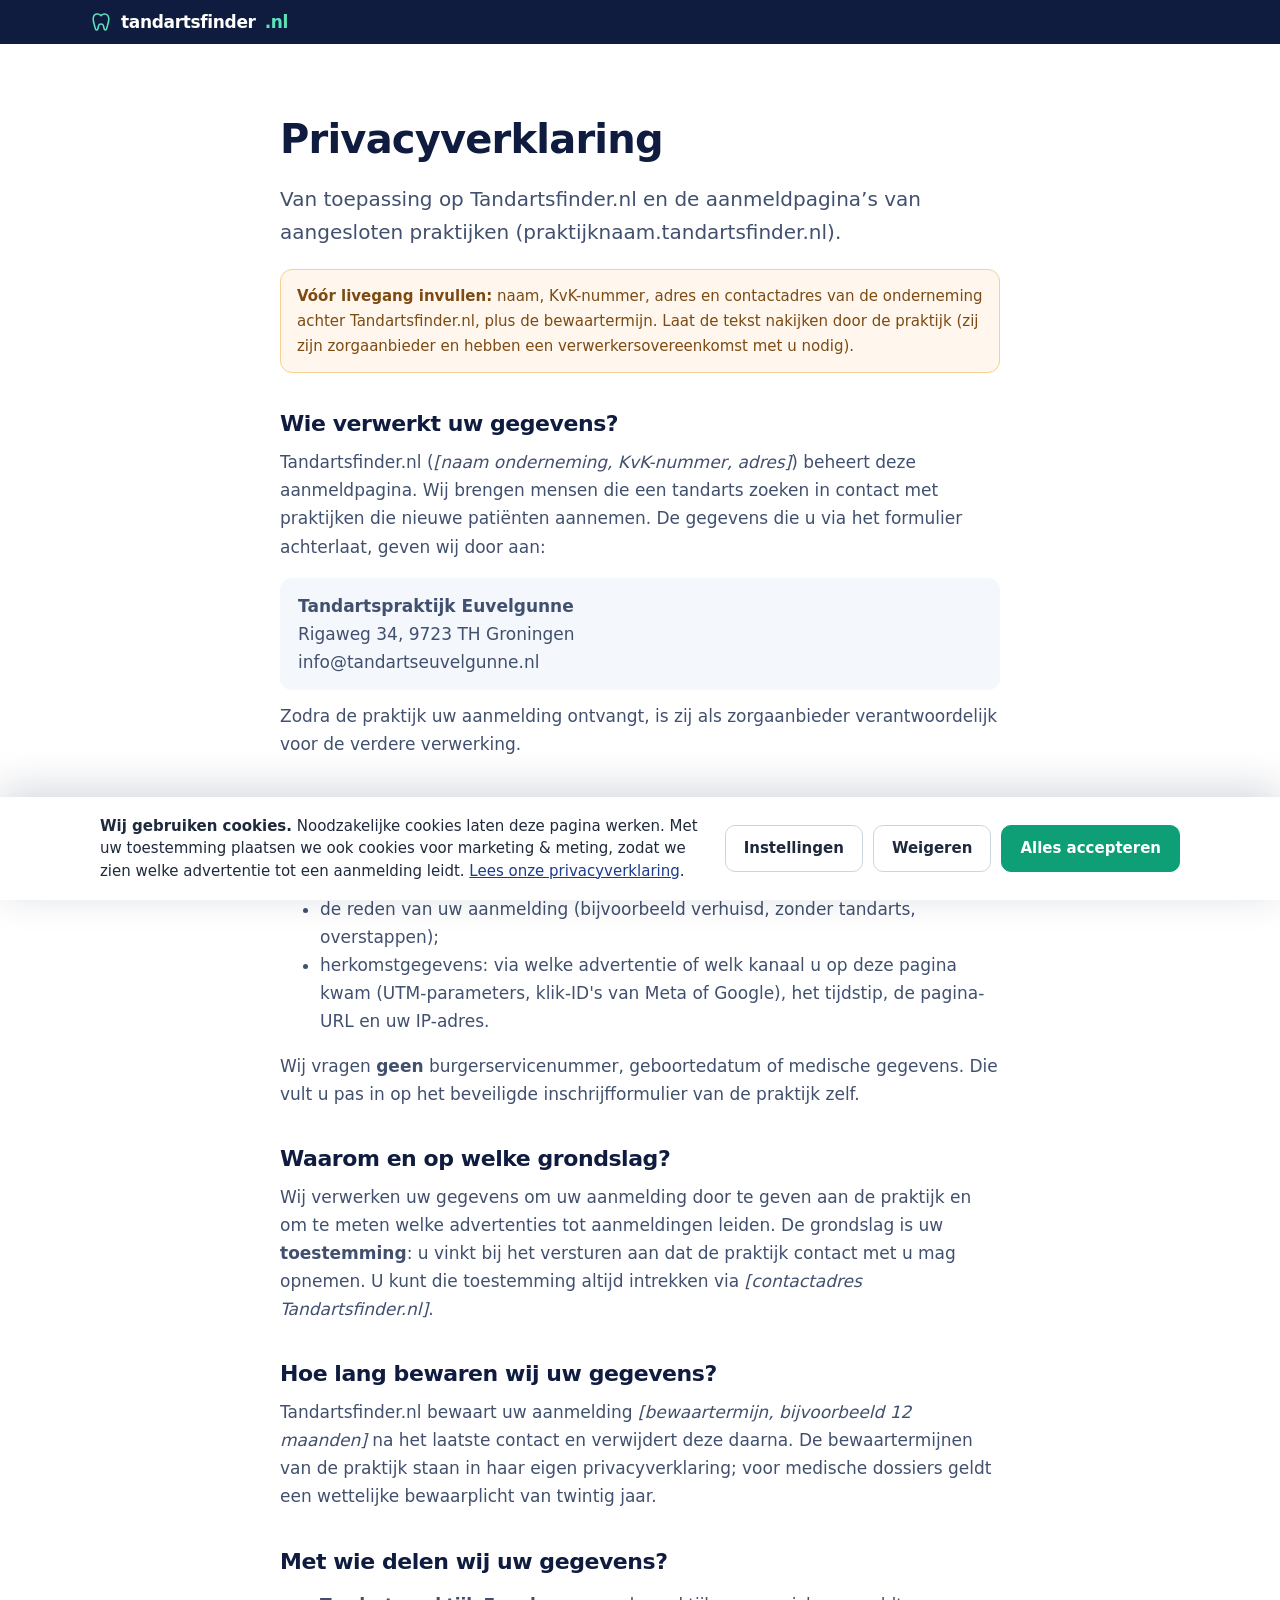
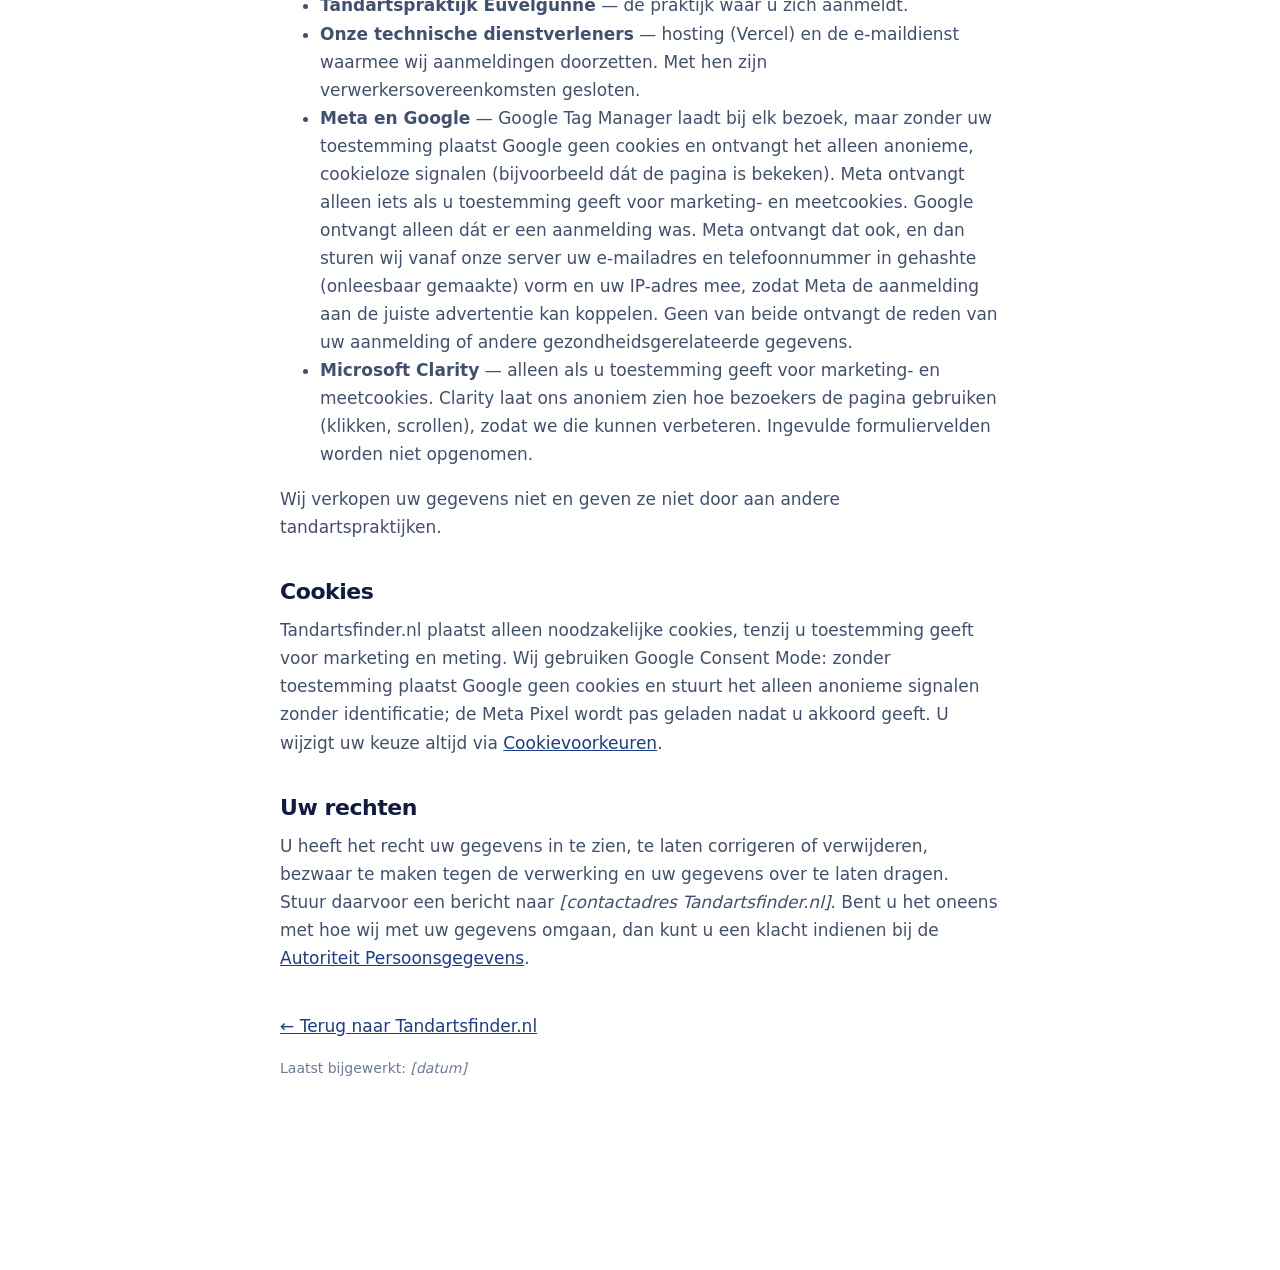
<file: privacy.html>
<!DOCTYPE html>
<html lang="nl">
<head>
<meta charset="utf-8">
<meta name="viewport" content="width=device-width, initial-scale=1">
<title>Privacyverklaring | Tandartsfinder.nl</title>
<meta name="robots" content="noindex, nofollow">
<link rel="icon" href="/assets/favicon.png">
<script src="/assets/consent.js?v=20261127b"></script>
<link rel="stylesheet" href="/assets/style.css?v=63354b3">
<style>
  .doc{max-width:760px;margin:0 auto;padding:clamp(40px,6vw,72px) 20px}
  .doc h1{font-size:clamp(28px,4vw,40px)}
  .doc h2{font-size:22px;margin-top:38px}
  .doc .todo{background:#fff7ed;border:1px solid #f5cf94;color:#7c4a12;border-radius:12px;padding:14px 16px;font-size:15px}
  .doc address{font-style:normal;background:var(--bg);border-radius:12px;padding:14px 18px;margin:12px 0}
</style>
</head>
<body>
<div class="brandbar"><div class="wrap"><a class="brand" href="/">
  <svg class="icon" viewBox="0 0 24 24"><path d="M12 5C10.4 3.4 8.5 2.9 6.9 3.4 4.8 4.1 3.5 6.3 3.5 9c0 2.3.6 4 1.2 6 .5 1.9.8 3.9 1.5 5 .6 1 1.9.9 2.3-.3.4-1.1.6-2.5.9-3.8.2-1 .8-1.7 2.6-1.7s2.4.7 2.6 1.7c.3 1.3.5 2.7.9 3.8.4 1.2 1.7 1.3 2.3.3.7-1.1 1-3.1 1.5-5 .6-2 1.2-3.7 1.2-6 0-2.7-1.3-4.9-3.4-5.6-1.6-.5-3.5 0-5.1 1.6Z" fill="none" stroke="currentColor" stroke-width="1.7" stroke-linejoin="round"/></svg>
  tandartsfinder<em>.nl</em></a></div></div>

<main class="doc">
  <h1>Privacyverklaring</h1>
  <p class="intro">Van toepassing op Tandartsfinder.nl en de aanmeldpagina’s van aangesloten praktijken (praktijknaam.tandartsfinder.nl).</p>

  <p class="todo"><strong>Vóór livegang invullen:</strong> naam, KvK-nummer, adres en contactadres van de onderneming achter Tandartsfinder.nl, plus de bewaartermijn. Laat de tekst nakijken door de praktijk (zij zijn zorgaanbieder en hebben een verwerkersovereenkomst met u nodig).</p>

  <h2>Wie verwerkt uw gegevens?</h2>
  <p>Tandartsfinder.nl (<em>[naam onderneming, KvK-nummer, adres]</em>) beheert deze aanmeldpagina. Wij brengen mensen die een tandarts zoeken in contact met praktijken die nieuwe patiënten aannemen. De gegevens die u via het formulier achterlaat, geven wij door aan:</p>
  <address><strong>Tandartspraktijk Euvelgunne</strong><br>Rigaweg 34, 9723 TH Groningen<br>info@tandartseuvelgunne.nl</address>
  <p>Zodra de praktijk uw aanmelding ontvangt, is zij als zorgaanbieder verantwoordelijk voor de verdere verwerking.</p>

  <h2>Welke gegevens verzamelen wij?</h2>
  <ul>
    <li>uw naam, telefoonnummer, e-mailadres en postcode;</li>
    <li>voor wie u zich aanmeldt (uzelf, met partner, of uw gezin);</li>
    <li>de reden van uw aanmelding (bijvoorbeeld verhuisd, zonder tandarts, overstappen);</li>
    <li>herkomstgegevens: via welke advertentie of welk kanaal u op deze pagina kwam (UTM-parameters, klik-ID's van Meta of Google), het tijdstip, de pagina-URL en uw IP-adres.</li>
  </ul>
  <p>Wij vragen <strong>geen</strong> burgerservicenummer, geboortedatum of medische gegevens. Die vult u pas in op het beveiligde inschrijfformulier van de praktijk zelf.</p>

  <h2>Waarom en op welke grondslag?</h2>
  <p>Wij verwerken uw gegevens om uw aanmelding door te geven aan de praktijk en om te meten welke advertenties tot aanmeldingen leiden. De grondslag is uw <strong>toestemming</strong>: u vinkt bij het versturen aan dat de praktijk contact met u mag opnemen. U kunt die toestemming altijd intrekken via <em>[contactadres Tandartsfinder.nl]</em>.</p>

  <h2>Hoe lang bewaren wij uw gegevens?</h2>
  <p>Tandartsfinder.nl bewaart uw aanmelding <em>[bewaartermijn, bijvoorbeeld 12 maanden]</em> na het laatste contact en verwijdert deze daarna. De bewaartermijnen van de praktijk staan in haar eigen privacyverklaring; voor medische dossiers geldt een wettelijke bewaarplicht van twintig jaar.</p>

  <h2>Met wie delen wij uw gegevens?</h2>
  <ul>
    <li><strong>Tandartspraktijk Euvelgunne</strong> — de praktijk waar u zich aanmeldt.</li>
    <li><strong>Onze technische dienstverleners</strong> — hosting (Vercel) en de e-maildienst waarmee wij aanmeldingen doorzetten. Met hen zijn verwerkersovereenkomsten gesloten.</li>
    <li><strong>Meta en Google</strong> — Google Tag Manager laadt bij elk bezoek, maar zonder uw toestemming plaatst Google geen cookies en ontvangt het alleen anonieme, cookieloze signalen (bijvoorbeeld dát de pagina is bekeken). Meta ontvangt alleen iets als u toestemming geeft voor marketing- en meetcookies. Google ontvangt alleen dát er een aanmelding was. Meta ontvangt dat ook, en dan sturen wij vanaf onze server uw e-mailadres en telefoonnummer in gehashte (onleesbaar gemaakte) vorm en uw IP-adres mee, zodat Meta de aanmelding aan de juiste advertentie kan koppelen. Geen van beide ontvangt de reden van uw aanmelding of andere gezondheidsgerelateerde gegevens.</li>
    <li><strong>Microsoft Clarity</strong> — alleen als u toestemming geeft voor marketing- en meetcookies. Clarity laat ons anoniem zien hoe bezoekers de pagina gebruiken (klikken, scrollen), zodat we die kunnen verbeteren. Ingevulde formuliervelden worden niet opgenomen.</li>
  </ul>
  <p>Wij verkopen uw gegevens niet en geven ze niet door aan andere tandartspraktijken.</p>

  <h2>Cookies</h2>
  <p>Tandartsfinder.nl plaatst alleen noodzakelijke cookies, tenzij u toestemming geeft voor marketing en meting. Wij gebruiken Google Consent Mode: zonder toestemming plaatst Google geen cookies en stuurt het alleen anonieme signalen zonder identificatie; de Meta Pixel wordt pas geladen nadat u akkoord geeft. U wijzigt uw keuze altijd via <a href="#" data-cookies>Cookievoorkeuren</a>.</p>

  <h2>Uw rechten</h2>
  <p>U heeft het recht uw gegevens in te zien, te laten corrigeren of verwijderen, bezwaar te maken tegen de verwerking en uw gegevens over te laten dragen. Stuur daarvoor een bericht naar <em>[contactadres Tandartsfinder.nl]</em>. Bent u het oneens met hoe wij met uw gegevens omgaan, dan kunt u een klacht indienen bij de <a href="https://www.autoriteitpersoonsgegevens.nl/" target="_blank" rel="noopener">Autoriteit Persoonsgegevens</a>.</p>

  <p style="margin-top:40px"><a href="/">← Terug naar Tandartsfinder.nl</a></p>
  <p style="font-size:14px;color:var(--muted)">Laatst bijgewerkt: <em>[datum]</em></p>
</main>
</body>
</html>
</file>
<file: assets/style.css>
:root{
  --blue:#1b3b8b;--blue-dark:#132a63;--ink:#0f1c3f;--text:#41506e;--muted:#6b7a99;
  --green:#0e9f77;--green-dark:#0b8664;--green-soft:#e6f6f1;--mint:#5de3bb;
  --bg:#f4f7fc;--line:#e2e8f2;--red:#dc2626;
  --radius:14px;--radius-lg:20px;
  --shadow:0 1px 2px rgba(15,28,63,.04),0 8px 28px rgba(15,28,63,.07);
  --shadow-lg:0 24px 70px rgba(15,28,63,.16);
}
*,*::before,*::after{box-sizing:border-box}
[hidden]{display:none!important}
html{scroll-behavior:smooth;-webkit-text-size-adjust:100%}
body{margin:0;font-family:system-ui,-apple-system,"Segoe UI",Roboto,"Helvetica Neue",Arial,sans-serif;
  font-size:17px;line-height:1.65;color:var(--text);background:#fff;-webkit-font-smoothing:antialiased}
img{max-width:100%;display:block}
h1,h2,h3{color:var(--ink);line-height:1.18;margin:0 0 .5em;letter-spacing:-.02em}
h1{font-size:clamp(30px,5.2vw,50px);font-weight:800}
h2{font-size:clamp(25px,3.6vw,37px);font-weight:800}
h3{font-size:clamp(18px,2vw,21px);font-weight:700}
p{margin:0 0 1em}
a{color:var(--blue)}
.wrap{max-width:1140px;margin:0 auto;padding-left:20px;padding-right:20px}
.section{padding:clamp(52px,7vw,92px) 0}
.section--tint{background:var(--bg)}
.section-head{text-align:center;margin-bottom:44px}
.kicker{display:block;font-size:13px;font-weight:800;letter-spacing:.12em;text-transform:uppercase;color:var(--green);margin-bottom:12px}
.intro{font-size:clamp(17px,1.9vw,20px);max-width:62ch}
.section-head .intro{margin-left:auto;margin-right:auto}
.center{text-align:center}
.icon{width:22px;height:22px;flex:none}

/* buttons */
.btn{display:inline-flex;align-items:center;justify-content:center;gap:10px;font:inherit;font-weight:700;
  border:0;border-radius:12px;padding:16px 26px;cursor:pointer;text-decoration:none;line-height:1.2;transition:.16s}
.btn-primary{background:var(--green);color:#fff;box-shadow:0 6px 18px rgba(14,159,119,.28)}
.btn-primary:hover{background:var(--green-dark);transform:translateY(-1px)}
.btn-outline{background:#fff;color:var(--blue);border:1.5px solid var(--line)}
.btn-outline:hover{border-color:var(--blue)}
.btn-block{width:100%;font-size:18px;padding:18px 24px}
.btn-small{padding:11px 16px;font-size:15px;border-radius:10px}

/* top bar + header */
.brandbar{background:var(--ink);color:#c9d4ee;font-size:14px}
.brandbar .wrap{display:flex;align-items:center;justify-content:space-between;gap:16px;min-height:44px;padding-top:6px;padding-bottom:6px;flex-wrap:wrap}
.brand{display:flex;align-items:center;gap:9px;color:#fff;font-weight:800;font-size:17px;letter-spacing:-.02em;text-decoration:none}
.brand .icon{color:var(--mint)}
.brand em{font-style:normal;color:var(--mint)}
.brandbar .tagline{opacity:.85}
.brandbar .tagline strong{color:#fff}
.header{position:sticky;top:0;z-index:60;background:rgba(255,255,255,.94);backdrop-filter:blur(10px);border-bottom:1px solid var(--line)}
.header .wrap{display:flex;align-items:center;justify-content:space-between;gap:16px;padding-top:12px;padding-bottom:12px}
.header-id{display:flex;align-items:center;gap:12px;min-width:0}
.header-id img{height:38px;width:auto}
.header-loc{font-size:13px;color:var(--muted);line-height:1.3}
.header-actions{display:flex;align-items:center;gap:10px;flex:none}
.header-note{font-size:14px;color:var(--green-dark);font-weight:700}
.lang{display:inline-flex;align-items:center;justify-content:center;min-width:42px;height:36px;border:1.5px solid var(--line);
  border-radius:10px;font-size:13.5px;font-weight:800;color:var(--blue);text-decoration:none;letter-spacing:.04em}
.lang:hover{border-color:var(--blue);background:#f7f9ff}
@media(max-width:720px){.header-loc,.brandbar .tagline,.header-note{display:none}.header-id img{height:32px}}

/* hero */
.hero{background:radial-gradient(1100px 520px at 88% -8%,#e8f0ff 0%,rgba(232,240,255,0) 62%),linear-gradient(180deg,#fbfcff,var(--bg))}
.hero .wrap{display:grid;grid-template-columns:1fr 460px;gap:0 52px;align-items:start;
  grid-template-areas:"copy form" "more form";padding-top:clamp(34px,5vw,62px);padding-bottom:clamp(46px,6vw,80px)}
.hero-copy{grid-area:copy}
.hero-more{grid-area:more}
.badge{display:inline-flex;align-items:center;gap:9px;background:var(--green-soft);color:var(--green-dark);font-weight:800;font-size:14px;
  padding:8px 15px;border-radius:999px;border:1px solid rgba(14,159,119,.22);margin-bottom:20px}
.badge::before{content:"";width:8px;height:8px;border-radius:50%;background:var(--green);box-shadow:0 0 0 4px rgba(14,159,119,.18)}
.hero h1 mark{background:none;color:var(--blue);white-space:nowrap}
.hero-sub{font-size:clamp(17px,1.9vw,20px);max-width:52ch;margin-bottom:26px}
.checks{list-style:none;margin:0 0 28px;padding:0;display:grid;gap:12px}
.checks li{display:flex;gap:12px;align-items:flex-start;font-size:16.5px}
.checks .icon{color:var(--green);margin-top:2px}
.checks b{color:var(--ink)}
.hero-photo{border-radius:var(--radius-lg);overflow:hidden;box-shadow:var(--shadow);margin-top:6px}
.hero-photo img{width:100%;height:230px;object-fit:cover}
.stars{color:#f5a623;letter-spacing:1px;font-size:15px}

/* form card */
.card{grid-area:form;background:#fff;border-radius:var(--radius-lg);box-shadow:var(--shadow-lg);border:1px solid var(--line);
  overflow:hidden;position:sticky;top:88px;scroll-margin-top:88px}
.card-head{background:linear-gradient(135deg,var(--blue),var(--blue-dark));color:#fff;padding:22px 24px 20px}
.card-head h2{color:#fff;font-size:21px;margin:0 0 5px}
.card-head p{margin:0;font-size:14.5px;color:#c3d2f4}
.progress{display:flex;gap:6px;margin-top:16px}
.progress span{height:5px;flex:1;border-radius:99px;background:rgba(255,255,255,.24);transition:.3s}
.progress span.on{background:var(--mint)}
.card-proof{display:flex;align-items:center;gap:10px;background:var(--green-soft);border-bottom:1px solid var(--line);padding:11px 24px;font-size:14px;color:var(--ink)}
.card-body{padding:24px}
.step{display:none}
.step.on{display:block;animation:fadein .28s ease}
@keyframes fadein{from{opacity:0;transform:translateY(8px)}to{opacity:1;transform:none}}
.q{font-weight:800;color:var(--ink);font-size:19px;margin:0 0 4px}
.q-sub{font-size:14.5px;color:var(--muted);margin:0 0 18px}
.choices{display:grid;gap:10px;margin-bottom:20px;border-radius:12px}
.choices.shake{outline:2px solid var(--red);outline-offset:6px}
.choice{display:flex;align-items:center;gap:13px;width:100%;text-align:left;font:inherit;background:#fff;border:1.5px solid var(--line);
  border-radius:12px;padding:15px 16px;cursor:pointer;color:var(--ink);font-weight:600;font-size:16px;transition:.14s}
.choice:hover{border-color:var(--blue);background:#f7f9ff}
.choice.sel{border-color:var(--green);background:var(--green-soft)}
.choice .ic{width:38px;height:38px;border-radius:10px;background:#eef3ff;color:var(--blue);display:grid;place-items:center;flex:none}
.choice .ic svg{width:20px;height:20px}
.choice.sel .ic{background:#fff;color:var(--green-dark)}
.field{margin-bottom:16px}
.field label{display:block;font-weight:700;color:var(--ink);font-size:14.5px;margin-bottom:6px}
.field input{width:100%;font:inherit;padding:14px 15px;border:1.5px solid var(--line);border-radius:12px;color:var(--ink);transition:.14s}
.field input:focus{outline:0;border-color:var(--blue);box-shadow:0 0 0 4px rgba(27,59,139,.12)}
.field input::placeholder{color:#a5b1c8}
.field.bad input{border-color:var(--red);background:#fff5f5}
.hint{display:block;font-size:13.5px;color:var(--muted);margin-top:6px}
.error{display:none;color:var(--red);font-size:13.5px;font-weight:600;margin-top:6px}
.bad .error{display:block}
.bad .hint{display:none}
.urgent{display:flex;gap:11px;align-items:flex-start;background:#fff7ed;color:#7c4a12;border:1px solid #f5cf94;border-radius:12px;
  padding:14px 15px;font-size:14px;line-height:1.5;margin-bottom:16px}
.urgent .icon{width:20px;height:20px;color:#d97706;margin-top:2px}
.urgent strong{display:block;color:#5c3608}
.urgent a{color:#9a3412;font-weight:700}
.consent{display:flex;gap:11px;align-items:flex-start;font-size:13.5px;color:var(--muted);line-height:1.5;margin:4px 0 18px}
.consent input{margin-top:3px;width:18px;height:18px;flex:none;accent-color:var(--green)}
.back{background:none;border:0;font:inherit;color:var(--muted);font-weight:600;cursor:pointer;padding:12px 0 0;display:inline-flex;gap:7px;align-items:center;font-size:14.5px}
.back:hover{color:var(--blue)}
.secure{display:flex;align-items:center;justify-content:center;gap:8px;font-size:13px;color:var(--muted);margin-top:14px;text-align:center}
.secure .icon{width:15px;height:15px}
.done{text-align:center;padding:12px 0}
.done .ok{width:64px;height:64px;border-radius:50%;background:var(--green-soft);color:var(--green-dark);display:grid;place-items:center;margin:0 auto 18px}
.done .ok svg{width:32px;height:32px}
.formerror{display:none;background:#fff5f5;color:var(--red);border:1px solid #fecaca;border-radius:10px;padding:10px 12px;font-size:14px;margin-bottom:12px}
.formerror.on{display:block}

/* facts strip */
.facts{background:var(--ink);color:#dbe4f7}
.facts .wrap{display:grid;grid-template-columns:repeat(4,1fr);gap:26px;padding-top:26px;padding-bottom:26px;text-align:center}
.facts b{display:block;color:#fff;font-size:17px;font-weight:800}
.facts span{font-size:14px;color:#a9b8d8}
@media(max-width:820px){.facts .wrap{grid-template-columns:1fr 1fr;gap:20px}}

/* grids & cards */
.cols3{display:grid;grid-template-columns:repeat(3,1fr);gap:22px}
.cols2{display:grid;grid-template-columns:1fr 1fr;gap:26px;align-items:center}
.feature{background:#fff;border:1px solid var(--line);border-radius:var(--radius);padding:26px 24px;box-shadow:var(--shadow)}
.feature .ic{width:46px;height:46px;border-radius:12px;background:#eef3ff;color:var(--blue);display:grid;place-items:center;margin-bottom:16px}
.feature .ic svg{width:23px;height:23px}
.feature h3{margin-bottom:8px}
.feature p{margin:0;font-size:15.5px}
@media(max-width:900px){.cols3{grid-template-columns:1fr 1fr}.cols2{grid-template-columns:1fr;gap:28px}}
@media(max-width:620px){.cols3{grid-template-columns:1fr}}

/* reviews */
.reviews-head{display:flex;align-items:flex-end;justify-content:space-between;gap:20px;flex-wrap:wrap;margin-bottom:28px}
.reviews-head h2{margin-bottom:6px}
.reviews-head p{margin:0;font-size:15.5px}
.review{margin:0;background:#fff;border:1px solid var(--line);border-radius:var(--radius);padding:24px;box-shadow:var(--shadow);display:flex;flex-direction:column}
.review p{font-size:16.5px;color:var(--ink);margin:12px 0 16px;flex:1}
.review cite{font-style:normal;font-size:14px;color:var(--muted);font-weight:600}

/* how it works */
.steps{display:grid;grid-template-columns:repeat(3,1fr);gap:26px;counter-reset:n}
.steps>div{padding-top:8px}
.steps>div::before{counter-increment:n;content:counter(n);display:grid;place-items:center;width:44px;height:44px;border-radius:50%;
  background:var(--blue);color:#fff;font-weight:800;font-size:19px;margin-bottom:16px}
@media(max-width:820px){.steps{grid-template-columns:1fr;gap:22px}}

/* team */
.team{display:grid;grid-template-columns:repeat(4,1fr);gap:22px}
.person{background:#fff;border:1px solid var(--line);border-radius:var(--radius);overflow:hidden;box-shadow:var(--shadow)}
.person img{width:100%;height:225px;object-fit:cover;object-position:center 22%;background:#eef3ff}
.person div{padding:16px 18px 18px}
.person h3{font-size:17px;margin:0 0 2px}
.person .role{font-size:14px;color:var(--green-dark);font-weight:700;margin:0 0 6px}
.person p{font-size:14px;margin:0;color:var(--muted);line-height:1.5}
@media(max-width:900px){.team{grid-template-columns:1fr 1fr}}

/* treatments */
.tags{display:flex;flex-wrap:wrap;gap:10px;margin-top:8px}
.tags span{background:#fff;border:1px solid var(--line);border-radius:999px;padding:10px 18px;font-weight:600;font-size:15.5px;color:var(--ink)}
.photo{border-radius:var(--radius-lg);box-shadow:var(--shadow);width:100%;height:100%;max-height:420px;object-fit:cover}

/* costs */
.costs{max-width:820px;margin:0 auto;background:#fff;border:1px solid var(--line);border-radius:var(--radius);box-shadow:var(--shadow);overflow:hidden}
.costs>div{display:flex;gap:16px;padding:20px 24px;border-bottom:1px solid var(--line)}
.costs>div:last-child{border-bottom:0}
.costs .icon{color:var(--green);margin-top:3px}
.costs b{color:var(--ink);display:block;margin-bottom:2px}
.costs p{margin:0;font-size:15.5px}

/* faq */
.faq{max-width:820px;margin:0 auto}
.faq details{background:#fff;border:1px solid var(--line);border-radius:var(--radius);margin-bottom:12px;box-shadow:var(--shadow)}
.faq summary{cursor:pointer;list-style:none;padding:20px 54px 20px 22px;font-weight:700;color:var(--ink);position:relative;font-size:17px}
.faq summary::-webkit-details-marker{display:none}
.faq summary::after{content:"";position:absolute;right:22px;top:26px;width:10px;height:10px;border-right:2.5px solid var(--blue);
  border-bottom:2.5px solid var(--blue);transform:rotate(45deg);transition:.2s}
.faq details[open] summary::after{transform:rotate(-135deg);top:30px}
.faq details>div{padding:0 22px 20px;font-size:16px}
.faq details>div p:last-child{margin:0}

/* closing cta */
.closing{background:linear-gradient(135deg,var(--blue),var(--blue-dark));color:#dce5fb;text-align:center}
.closing h2{color:#fff}
.closing .intro{color:#c3d2f4;margin-left:auto;margin-right:auto}
.closing .door{width:260px;height:190px;object-fit:cover;border-radius:var(--radius);margin:0 auto 26px;border:3px solid rgba(255,255,255,.22);box-shadow:0 18px 44px rgba(0,0,0,.28)}
.closing .btn{margin-top:26px}
.contact{display:grid;grid-template-columns:repeat(3,1fr);gap:20px;margin-top:34px;text-align:center}
.contact div{background:rgba(255,255,255,.08);border:1px solid rgba(255,255,255,.16);border-radius:var(--radius);padding:20px}
.contact b{display:block;color:#fff;margin-bottom:4px;font-size:15px}
.contact a{color:#fff}
.contact small{opacity:.75;font-size:inherit}
@media(max-width:820px){.contact{grid-template-columns:1fr}}

/* footer */
.footer{background:var(--ink);color:#93a4c6;font-size:14px;padding:34px 0}
.footer .wrap{display:flex;justify-content:space-between;gap:20px;flex-wrap:wrap;align-items:center}
.footer a{color:#c9d4ee}
.footer .brand{font-size:16px}
.footer p{max-width:60ch;font-size:13px;color:#7d8fb3;margin:14px 0 0;flex:1 1 100%}

/* mobile sticky cta */
.mobilebar{position:fixed;left:0;right:0;bottom:0;z-index:70;display:none;padding:10px 14px;background:rgba(255,255,255,.97);
  border-top:1px solid var(--line);box-shadow:0 -6px 24px rgba(15,28,63,.12)}
.mobilebar .btn{flex:1;padding:15px 12px;font-size:16px}
@media(max-width:960px){
  .hero .wrap{grid-template-columns:1fr;gap:28px;grid-template-areas:"copy" "form" "more"}
  .card{position:static;scroll-margin-top:74px}
  .hero-sub{margin-bottom:0}
  .mobilebar{display:flex}
  body{padding-bottom:74px}
}
@media(max-width:620px){
  body{font-size:16px}
  .section{padding:44px 0}
  .section-head{margin-bottom:28px}
  .hero-photo img{height:180px}
  .cols3{gap:12px}
  .feature{padding:16px;display:grid;grid-template-columns:42px 1fr;gap:0 14px;align-items:start;border-radius:12px}
  .feature .ic{width:42px;height:42px;margin:0;grid-row:1/span 2;border-radius:10px}
  .feature .ic svg{width:21px;height:21px}
  .feature h3{grid-column:2;margin:8px 0 5px;font-size:17px}
  .feature p{grid-column:2;font-size:15px}
  .team{grid-template-columns:1fr;gap:12px}
  .person{display:grid;grid-template-columns:116px 1fr;border-radius:12px}
  .person img{height:100%;min-height:140px;object-position:center 18%}
  .person div{padding:14px 16px}
  .reviews{display:flex;gap:12px;overflow-x:auto;scroll-snap-type:x mandatory;margin:0 -20px;padding:2px 20px 16px;scrollbar-width:none}
  .reviews::-webkit-scrollbar{display:none}
  .reviews .review{flex:0 0 82%;scroll-snap-align:start;padding:18px}
  .costs>div{padding:16px 18px;gap:12px}
  .faq summary{padding:17px 46px 17px 18px;font-size:16px}
  .faq summary::after{right:18px;top:23px}
  .faq details>div{padding:0 18px 18px;font-size:15.5px}
  .facts .wrap{padding-top:22px;padding-bottom:22px;gap:18px 14px}
  .steps{gap:18px}
  .closing .door{width:200px;height:150px;margin-bottom:20px}
  .tags span{padding:9px 15px;font-size:14.5px}
  .card-proof{padding:11px 18px}
  .card-proof .long{display:none}
}
</file>
<file: assets/home.css>
/* homepage-only additions on top of style.css */
.home-header .brand{color:var(--ink)}
.home-header .brand .icon,.home-header .brand em{color:var(--green)}
.nav{display:flex;align-items:center;gap:22px;font-weight:600;font-size:15px}
.nav a:not(.btn){color:var(--text);text-decoration:none}
.nav a:not(.btn):hover{color:var(--blue)}
@media(max-width:720px){.nav{gap:10px}.nav a:not(.btn):not(.lang){display:none}}

.home-hero .wrap{display:block;max-width:820px;text-align:center;padding-top:clamp(44px,7vw,84px);padding-bottom:clamp(44px,6vw,72px)}
.home-hero .hero-sub{margin:0 auto 28px;max-width:60ch}
.hero-ctas{display:flex;flex-wrap:wrap;justify-content:center;gap:12px;margin:0 0 28px}
.hero-ctas .btn{padding:14px 22px}
.hero-checks{display:flex;flex-wrap:wrap;justify-content:center;gap:10px 28px;margin:0}
.hero-checks li{font-size:15px}
@media(max-width:620px){
  .hero-ctas .btn{flex:1 1 100%}
  .hero-checks{flex-direction:column;align-items:flex-start;gap:10px;max-width:420px;margin:0 auto;text-align:left}
}

/* lead forms (patient + clinic) */
.lead .cols2{align-items:start}
.lead .cols2 > div{padding-top:8px}
.lead .checks li{font-size:15.5px}
.lead .card{position:static;grid-area:auto}
.field select,.field textarea{width:100%;font:inherit;padding:14px 15px;border:1.5px solid var(--line);border-radius:12px;color:var(--ink);background:#fff;transition:.14s}
.field select:focus,.field textarea:focus{outline:0;border-color:var(--blue);box-shadow:0 0 0 4px rgba(27,59,139,.12)}
.field textarea{resize:vertical;min-height:88px}
.field .opt{font-weight:500;color:var(--muted)}
.field.bad select{border-color:var(--red);background:#fff5f5}
.leadform .done h3{margin:0 0 8px}
.times{display:flex;align-items:center;gap:10px}
.times span{color:var(--muted)}
.times input{flex:1;min-width:0}

/* flatpickr — themed to match the site */
.flatpickr-calendar{font-family:inherit;border:1px solid var(--line);border-radius:var(--radius);box-shadow:var(--shadow-lg)}
.flatpickr-day.selected,.flatpickr-day.startRange,.flatpickr-day.endRange,
.flatpickr-day.selected:hover,.flatpickr-day.startRange:hover,.flatpickr-day.endRange:hover{background:var(--green);border-color:var(--green);color:#fff}
.flatpickr-day.inRange{background:var(--green-soft);border-color:var(--green-soft);box-shadow:-5px 0 0 var(--green-soft),5px 0 0 var(--green-soft)}
.flatpickr-day.startRange.selected,.flatpickr-day.selected.startRange + .flatpickr-day.endRange:not(:nth-child(7n+1)),
.flatpickr-day.startRange + .flatpickr-day.endRange:not(:nth-child(7n+1)){box-shadow:-10px 0 0 var(--green)}
.flatpickr-day.today:not(.selected):not(.startRange):not(.endRange){border-color:var(--blue)}
.flatpickr-day:hover:not(.selected):not(.startRange):not(.endRange):not(.inRange){background:#f7f9ff;border-color:var(--line)}
.flatpickr-months .flatpickr-prev-month:hover svg,.flatpickr-months .flatpickr-next-month:hover svg{fill:var(--green)}
.flatpickr-current-month .flatpickr-monthDropdown-months,.flatpickr-current-month input.cur-year{font-weight:800;color:var(--ink)}
.flatpickr-calendar.noCalendar.hasTime{width:auto;min-width:140px}
.flatpickr-time input:hover,.flatpickr-time .flatpickr-am-pm:hover,.flatpickr-time input:focus,.flatpickr-time .flatpickr-am-pm:focus{background:var(--green-soft)}
.flatpickr-time input.flatpickr-hour,.flatpickr-time input.flatpickr-minute{color:var(--ink)}
</file>
<file: assets/vendor/flatpickr.min.css>
.flatpickr-calendar{background:transparent;opacity:0;display:none;text-align:center;visibility:hidden;padding:0;-webkit-animation:none;animation:none;direction:ltr;border:0;font-size:14px;line-height:24px;border-radius:5px;position:absolute;width:307.875px;-webkit-box-sizing:border-box;box-sizing:border-box;-ms-touch-action:manipulation;touch-action:manipulation;background:#fff;-webkit-box-shadow:1px 0 0 #e6e6e6,-1px 0 0 #e6e6e6,0 1px 0 #e6e6e6,0 -1px 0 #e6e6e6,0 3px 13px rgba(0,0,0,0.08);box-shadow:1px 0 0 #e6e6e6,-1px 0 0 #e6e6e6,0 1px 0 #e6e6e6,0 -1px 0 #e6e6e6,0 3px 13px rgba(0,0,0,0.08)}.flatpickr-calendar.open,.flatpickr-calendar.inline{opacity:1;max-height:640px;visibility:visible}.flatpickr-calendar.open{display:inline-block;z-index:99999}.flatpickr-calendar.animate.open{-webkit-animation:fpFadeInDown 300ms cubic-bezier(.23,1,.32,1);animation:fpFadeInDown 300ms cubic-bezier(.23,1,.32,1)}.flatpickr-calendar.inline{display:block;position:relative;top:2px}.flatpickr-calendar.static{position:absolute;top:calc(100% + 2px)}.flatpickr-calendar.static.open{z-index:999;display:block}.flatpickr-calendar.multiMonth .flatpickr-days .dayContainer:nth-child(n+1) .flatpickr-day.inRange:nth-child(7n+7){-webkit-box-shadow:none !important;box-shadow:none !important}.flatpickr-calendar.multiMonth .flatpickr-days .dayContainer:nth-child(n+2) .flatpickr-day.inRange:nth-child(7n+1){-webkit-box-shadow:-2px 0 0 #e6e6e6,5px 0 0 #e6e6e6;box-shadow:-2px 0 0 #e6e6e6,5px 0 0 #e6e6e6}.flatpickr-calendar .hasWeeks .dayContainer,.flatpickr-calendar .hasTime .dayContainer{border-bottom:0;border-bottom-right-radius:0;border-bottom-left-radius:0}.flatpickr-calendar .hasWeeks .dayContainer{border-left:0}.flatpickr-calendar.hasTime .flatpickr-time{height:40px;border-top:1px solid #e6e6e6}.flatpickr-calendar.noCalendar.hasTime .flatpickr-time{height:auto}.flatpickr-calendar:before,.flatpickr-calendar:after{position:absolute;display:block;pointer-events:none;border:solid transparent;content:'';height:0;width:0;left:22px}.flatpickr-calendar.rightMost:before,.flatpickr-calendar.arrowRight:before,.flatpickr-calendar.rightMost:after,.flatpickr-calendar.arrowRight:after{left:auto;right:22px}.flatpickr-calendar.arrowCenter:before,.flatpickr-calendar.arrowCenter:after{left:50%;right:50%}.flatpickr-calendar:before{border-width:5px;margin:0 -5px}.flatpickr-calendar:after{border-width:4px;margin:0 -4px}.flatpickr-calendar.arrowTop:before,.flatpickr-calendar.arrowTop:after{bottom:100%}.flatpickr-calendar.arrowTop:before{border-bottom-color:#e6e6e6}.flatpickr-calendar.arrowTop:after{border-bottom-color:#fff}.flatpickr-calendar.arrowBottom:before,.flatpickr-calendar.arrowBottom:after{top:100%}.flatpickr-calendar.arrowBottom:before{border-top-color:#e6e6e6}.flatpickr-calendar.arrowBottom:after{border-top-color:#fff}.flatpickr-calendar:focus{outline:0}.flatpickr-wrapper{position:relative;display:inline-block}.flatpickr-months{display:-webkit-box;display:-webkit-flex;display:-ms-flexbox;display:flex}.flatpickr-months .flatpickr-month{background:transparent;color:rgba(0,0,0,0.9);fill:rgba(0,0,0,0.9);height:34px;line-height:1;text-align:center;position:relative;-webkit-user-select:none;-moz-user-select:none;-ms-user-select:none;user-select:none;overflow:hidden;-webkit-box-flex:1;-webkit-flex:1;-ms-flex:1;flex:1}.flatpickr-months .flatpickr-prev-month,.flatpickr-months .flatpickr-next-month{-webkit-user-select:none;-moz-user-select:none;-ms-user-select:none;user-select:none;text-decoration:none;cursor:pointer;position:absolute;top:0;height:34px;padding:10px;z-index:3;color:rgba(0,0,0,0.9);fill:rgba(0,0,0,0.9)}.flatpickr-months .flatpickr-prev-month.flatpickr-disabled,.flatpickr-months .flatpickr-next-month.flatpickr-disabled{display:none}.flatpickr-months .flatpickr-prev-month i,.flatpickr-months .flatpickr-next-month i{position:relative}.flatpickr-months .flatpickr-prev-month.flatpickr-prev-month,.flatpickr-months .flatpickr-next-month.flatpickr-prev-month{/*
      /*rtl:begin:ignore*/left:0/*
      /*rtl:end:ignore*/}/*
      /*rtl:begin:ignore*/
/*
      /*rtl:end:ignore*/
.flatpickr-months .flatpickr-prev-month.flatpickr-next-month,.flatpickr-months .flatpickr-next-month.flatpickr-next-month{/*
      /*rtl:begin:ignore*/right:0/*
      /*rtl:end:ignore*/}/*
      /*rtl:begin:ignore*/
/*
      /*rtl:end:ignore*/
.flatpickr-months .flatpickr-prev-month:hover,.flatpickr-months .flatpickr-next-month:hover{color:#959ea9}.flatpickr-months .flatpickr-prev-month:hover svg,.flatpickr-months .flatpickr-next-month:hover svg{fill:#f64747}.flatpickr-months .flatpickr-prev-month svg,.flatpickr-months .flatpickr-next-month svg{width:14px;height:14px}.flatpickr-months .flatpickr-prev-month svg path,.flatpickr-months .flatpickr-next-month svg path{-webkit-transition:fill .1s;transition:fill .1s;fill:inherit}.numInputWrapper{position:relative;height:auto}.numInputWrapper input,.numInputWrapper span{display:inline-block}.numInputWrapper input{width:100%}.numInputWrapper input::-ms-clear{display:none}.numInputWrapper input::-webkit-outer-spin-button,.numInputWrapper input::-webkit-inner-spin-button{margin:0;-webkit-appearance:none}.numInputWrapper span{position:absolute;right:0;width:14px;padding:0 4px 0 2px;height:50%;line-height:50%;opacity:0;cursor:pointer;border:1px solid rgba(57,57,57,0.15);-webkit-box-sizing:border-box;box-sizing:border-box}.numInputWrapper span:hover{background:rgba(0,0,0,0.1)}.numInputWrapper span:active{background:rgba(0,0,0,0.2)}.numInputWrapper span:after{display:block;content:"";position:absolute}.numInputWrapper span.arrowUp{top:0;border-bottom:0}.numInputWrapper span.arrowUp:after{border-left:4px solid transparent;border-right:4px solid transparent;border-bottom:4px solid rgba(57,57,57,0.6);top:26%}.numInputWrapper span.arrowDown{top:50%}.numInputWrapper span.arrowDown:after{border-left:4px solid transparent;border-right:4px solid transparent;border-top:4px solid rgba(57,57,57,0.6);top:40%}.numInputWrapper span svg{width:inherit;height:auto}.numInputWrapper span svg path{fill:rgba(0,0,0,0.5)}.numInputWrapper:hover{background:rgba(0,0,0,0.05)}.numInputWrapper:hover span{opacity:1}.flatpickr-current-month{font-size:135%;line-height:inherit;font-weight:300;color:inherit;position:absolute;width:75%;left:12.5%;padding:7.48px 0 0 0;line-height:1;height:34px;display:inline-block;text-align:center;-webkit-transform:translate3d(0,0,0);transform:translate3d(0,0,0)}.flatpickr-current-month span.cur-month{font-family:inherit;font-weight:700;color:inherit;display:inline-block;margin-left:.5ch;padding:0}.flatpickr-current-month span.cur-month:hover{background:rgba(0,0,0,0.05)}.flatpickr-current-month .numInputWrapper{width:6ch;width:7ch\0;display:inline-block}.flatpickr-current-month .numInputWrapper span.arrowUp:after{border-bottom-color:rgba(0,0,0,0.9)}.flatpickr-current-month .numInputWrapper span.arrowDown:after{border-top-color:rgba(0,0,0,0.9)}.flatpickr-current-month input.cur-year{background:transparent;-webkit-box-sizing:border-box;box-sizing:border-box;color:inherit;cursor:text;padding:0 0 0 .5ch;margin:0;display:inline-block;font-size:inherit;font-family:inherit;font-weight:300;line-height:inherit;height:auto;border:0;border-radius:0;vertical-align:initial;-webkit-appearance:textfield;-moz-appearance:textfield;appearance:textfield}.flatpickr-current-month input.cur-year:focus{outline:0}.flatpickr-current-month input.cur-year[disabled],.flatpickr-current-month input.cur-year[disabled]:hover{font-size:100%;color:rgba(0,0,0,0.5);background:transparent;pointer-events:none}.flatpickr-current-month .flatpickr-monthDropdown-months{appearance:menulist;background:transparent;border:none;border-radius:0;box-sizing:border-box;color:inherit;cursor:pointer;font-size:inherit;font-family:inherit;font-weight:300;height:auto;line-height:inherit;margin:-1px 0 0 0;outline:none;padding:0 0 0 .5ch;position:relative;vertical-align:initial;-webkit-box-sizing:border-box;-webkit-appearance:menulist;-moz-appearance:menulist;width:auto}.flatpickr-current-month .flatpickr-monthDropdown-months:focus,.flatpickr-current-month .flatpickr-monthDropdown-months:active{outline:none}.flatpickr-current-month .flatpickr-monthDropdown-months:hover{background:rgba(0,0,0,0.05)}.flatpickr-current-month .flatpickr-monthDropdown-months .flatpickr-monthDropdown-month{background-color:transparent;outline:none;padding:0}.flatpickr-weekdays{background:transparent;text-align:center;overflow:hidden;width:100%;display:-webkit-box;display:-webkit-flex;display:-ms-flexbox;display:flex;-webkit-box-align:center;-webkit-align-items:center;-ms-flex-align:center;align-items:center;height:28px}.flatpickr-weekdays .flatpickr-weekdaycontainer{display:-webkit-box;display:-webkit-flex;display:-ms-flexbox;display:flex;-webkit-box-flex:1;-webkit-flex:1;-ms-flex:1;flex:1}span.flatpickr-weekday{cursor:default;font-size:90%;background:transparent;color:rgba(0,0,0,0.54);line-height:1;margin:0;text-align:center;display:block;-webkit-box-flex:1;-webkit-flex:1;-ms-flex:1;flex:1;font-weight:bolder}.dayContainer,.flatpickr-weeks{padding:1px 0 0 0}.flatpickr-days{position:relative;overflow:hidden;display:-webkit-box;display:-webkit-flex;display:-ms-flexbox;display:flex;-webkit-box-align:start;-webkit-align-items:flex-start;-ms-flex-align:start;align-items:flex-start;width:307.875px}.flatpickr-days:focus{outline:0}.dayContainer{padding:0;outline:0;text-align:left;width:307.875px;min-width:307.875px;max-width:307.875px;-webkit-box-sizing:border-box;box-sizing:border-box;display:inline-block;display:-ms-flexbox;display:-webkit-box;display:-webkit-flex;display:flex;-webkit-flex-wrap:wrap;flex-wrap:wrap;-ms-flex-wrap:wrap;-ms-flex-pack:justify;-webkit-justify-content:space-around;justify-content:space-around;-webkit-transform:translate3d(0,0,0);transform:translate3d(0,0,0);opacity:1}.dayContainer + .dayContainer{-webkit-box-shadow:-1px 0 0 #e6e6e6;box-shadow:-1px 0 0 #e6e6e6}.flatpickr-day{background:none;border:1px solid transparent;border-radius:150px;-webkit-box-sizing:border-box;box-sizing:border-box;color:#393939;cursor:pointer;font-weight:400;width:14.2857143%;-webkit-flex-basis:14.2857143%;-ms-flex-preferred-size:14.2857143%;flex-basis:14.2857143%;max-width:39px;height:39px;line-height:39px;margin:0;display:inline-block;position:relative;-webkit-box-pack:center;-webkit-justify-content:center;-ms-flex-pack:center;justify-content:center;text-align:center}.flatpickr-day.inRange,.flatpickr-day.prevMonthDay.inRange,.flatpickr-day.nextMonthDay.inRange,.flatpickr-day.today.inRange,.flatpickr-day.prevMonthDay.today.inRange,.flatpickr-day.nextMonthDay.today.inRange,.flatpickr-day:hover,.flatpickr-day.prevMonthDay:hover,.flatpickr-day.nextMonthDay:hover,.flatpickr-day:focus,.flatpickr-day.prevMonthDay:focus,.flatpickr-day.nextMonthDay:focus{cursor:pointer;outline:0;background:#e6e6e6;border-color:#e6e6e6}.flatpickr-day.today{border-color:#959ea9}.flatpickr-day.today:hover,.flatpickr-day.today:focus{border-color:#959ea9;background:#959ea9;color:#fff}.flatpickr-day.selected,.flatpickr-day.startRange,.flatpickr-day.endRange,.flatpickr-day.selected.inRange,.flatpickr-day.startRange.inRange,.flatpickr-day.endRange.inRange,.flatpickr-day.selected:focus,.flatpickr-day.startRange:focus,.flatpickr-day.endRange:focus,.flatpickr-day.selected:hover,.flatpickr-day.startRange:hover,.flatpickr-day.endRange:hover,.flatpickr-day.selected.prevMonthDay,.flatpickr-day.startRange.prevMonthDay,.flatpickr-day.endRange.prevMonthDay,.flatpickr-day.selected.nextMonthDay,.flatpickr-day.startRange.nextMonthDay,.flatpickr-day.endRange.nextMonthDay{background:#569ff7;-webkit-box-shadow:none;box-shadow:none;color:#fff;border-color:#569ff7}.flatpickr-day.selected.startRange,.flatpickr-day.startRange.startRange,.flatpickr-day.endRange.startRange{border-radius:50px 0 0 50px}.flatpickr-day.selected.endRange,.flatpickr-day.startRange.endRange,.flatpickr-day.endRange.endRange{border-radius:0 50px 50px 0}.flatpickr-day.selected.startRange + .endRange:not(:nth-child(7n+1)),.flatpickr-day.startRange.startRange + .endRange:not(:nth-child(7n+1)),.flatpickr-day.endRange.startRange + .endRange:not(:nth-child(7n+1)){-webkit-box-shadow:-10px 0 0 #569ff7;box-shadow:-10px 0 0 #569ff7}.flatpickr-day.selected.startRange.endRange,.flatpickr-day.startRange.startRange.endRange,.flatpickr-day.endRange.startRange.endRange{border-radius:50px}.flatpickr-day.inRange{border-radius:0;-webkit-box-shadow:-5px 0 0 #e6e6e6,5px 0 0 #e6e6e6;box-shadow:-5px 0 0 #e6e6e6,5px 0 0 #e6e6e6}.flatpickr-day.flatpickr-disabled,.flatpickr-day.flatpickr-disabled:hover,.flatpickr-day.prevMonthDay,.flatpickr-day.nextMonthDay,.flatpickr-day.notAllowed,.flatpickr-day.notAllowed.prevMonthDay,.flatpickr-day.notAllowed.nextMonthDay{color:rgba(57,57,57,0.3);background:transparent;border-color:transparent;cursor:default}.flatpickr-day.flatpickr-disabled,.flatpickr-day.flatpickr-disabled:hover{cursor:not-allowed;color:rgba(57,57,57,0.1)}.flatpickr-day.week.selected{border-radius:0;-webkit-box-shadow:-5px 0 0 #569ff7,5px 0 0 #569ff7;box-shadow:-5px 0 0 #569ff7,5px 0 0 #569ff7}.flatpickr-day.hidden{visibility:hidden}.rangeMode .flatpickr-day{margin-top:1px}.flatpickr-weekwrapper{float:left}.flatpickr-weekwrapper .flatpickr-weeks{padding:0 12px;-webkit-box-shadow:1px 0 0 #e6e6e6;box-shadow:1px 0 0 #e6e6e6}.flatpickr-weekwrapper .flatpickr-weekday{float:none;width:100%;line-height:28px}.flatpickr-weekwrapper span.flatpickr-day,.flatpickr-weekwrapper span.flatpickr-day:hover{display:block;width:100%;max-width:none;color:rgba(57,57,57,0.3);background:transparent;cursor:default;border:none}.flatpickr-innerContainer{display:block;display:-webkit-box;display:-webkit-flex;display:-ms-flexbox;display:flex;-webkit-box-sizing:border-box;box-sizing:border-box;overflow:hidden}.flatpickr-rContainer{display:inline-block;padding:0;-webkit-box-sizing:border-box;box-sizing:border-box}.flatpickr-time{text-align:center;outline:0;display:block;height:0;line-height:40px;max-height:40px;-webkit-box-sizing:border-box;box-sizing:border-box;overflow:hidden;display:-webkit-box;display:-webkit-flex;display:-ms-flexbox;display:flex}.flatpickr-time:after{content:"";display:table;clear:both}.flatpickr-time .numInputWrapper{-webkit-box-flex:1;-webkit-flex:1;-ms-flex:1;flex:1;width:40%;height:40px;float:left}.flatpickr-time .numInputWrapper span.arrowUp:after{border-bottom-color:#393939}.flatpickr-time .numInputWrapper span.arrowDown:after{border-top-color:#393939}.flatpickr-time.hasSeconds .numInputWrapper{width:26%}.flatpickr-time.time24hr .numInputWrapper{width:49%}.flatpickr-time input{background:transparent;-webkit-box-shadow:none;box-shadow:none;border:0;border-radius:0;text-align:center;margin:0;padding:0;height:inherit;line-height:inherit;color:#393939;font-size:14px;position:relative;-webkit-box-sizing:border-box;box-sizing:border-box;-webkit-appearance:textfield;-moz-appearance:textfield;appearance:textfield}.flatpickr-time input.flatpickr-hour{font-weight:bold}.flatpickr-time input.flatpickr-minute,.flatpickr-time input.flatpickr-second{font-weight:400}.flatpickr-time input:focus{outline:0;border:0}.flatpickr-time .flatpickr-time-separator,.flatpickr-time .flatpickr-am-pm{height:inherit;float:left;line-height:inherit;color:#393939;font-weight:bold;width:2%;-webkit-user-select:none;-moz-user-select:none;-ms-user-select:none;user-select:none;-webkit-align-self:center;-ms-flex-item-align:center;align-self:center}.flatpickr-time .flatpickr-am-pm{outline:0;width:18%;cursor:pointer;text-align:center;font-weight:400}.flatpickr-time input:hover,.flatpickr-time .flatpickr-am-pm:hover,.flatpickr-time input:focus,.flatpickr-time .flatpickr-am-pm:focus{background:#eee}.flatpickr-input[readonly]{cursor:pointer}@-webkit-keyframes fpFadeInDown{from{opacity:0;-webkit-transform:translate3d(0,-20px,0);transform:translate3d(0,-20px,0)}to{opacity:1;-webkit-transform:translate3d(0,0,0);transform:translate3d(0,0,0)}}@keyframes fpFadeInDown{from{opacity:0;-webkit-transform:translate3d(0,-20px,0);transform:translate3d(0,-20px,0)}to{opacity:1;-webkit-transform:translate3d(0,0,0);transform:translate3d(0,0,0)}}
</file>
